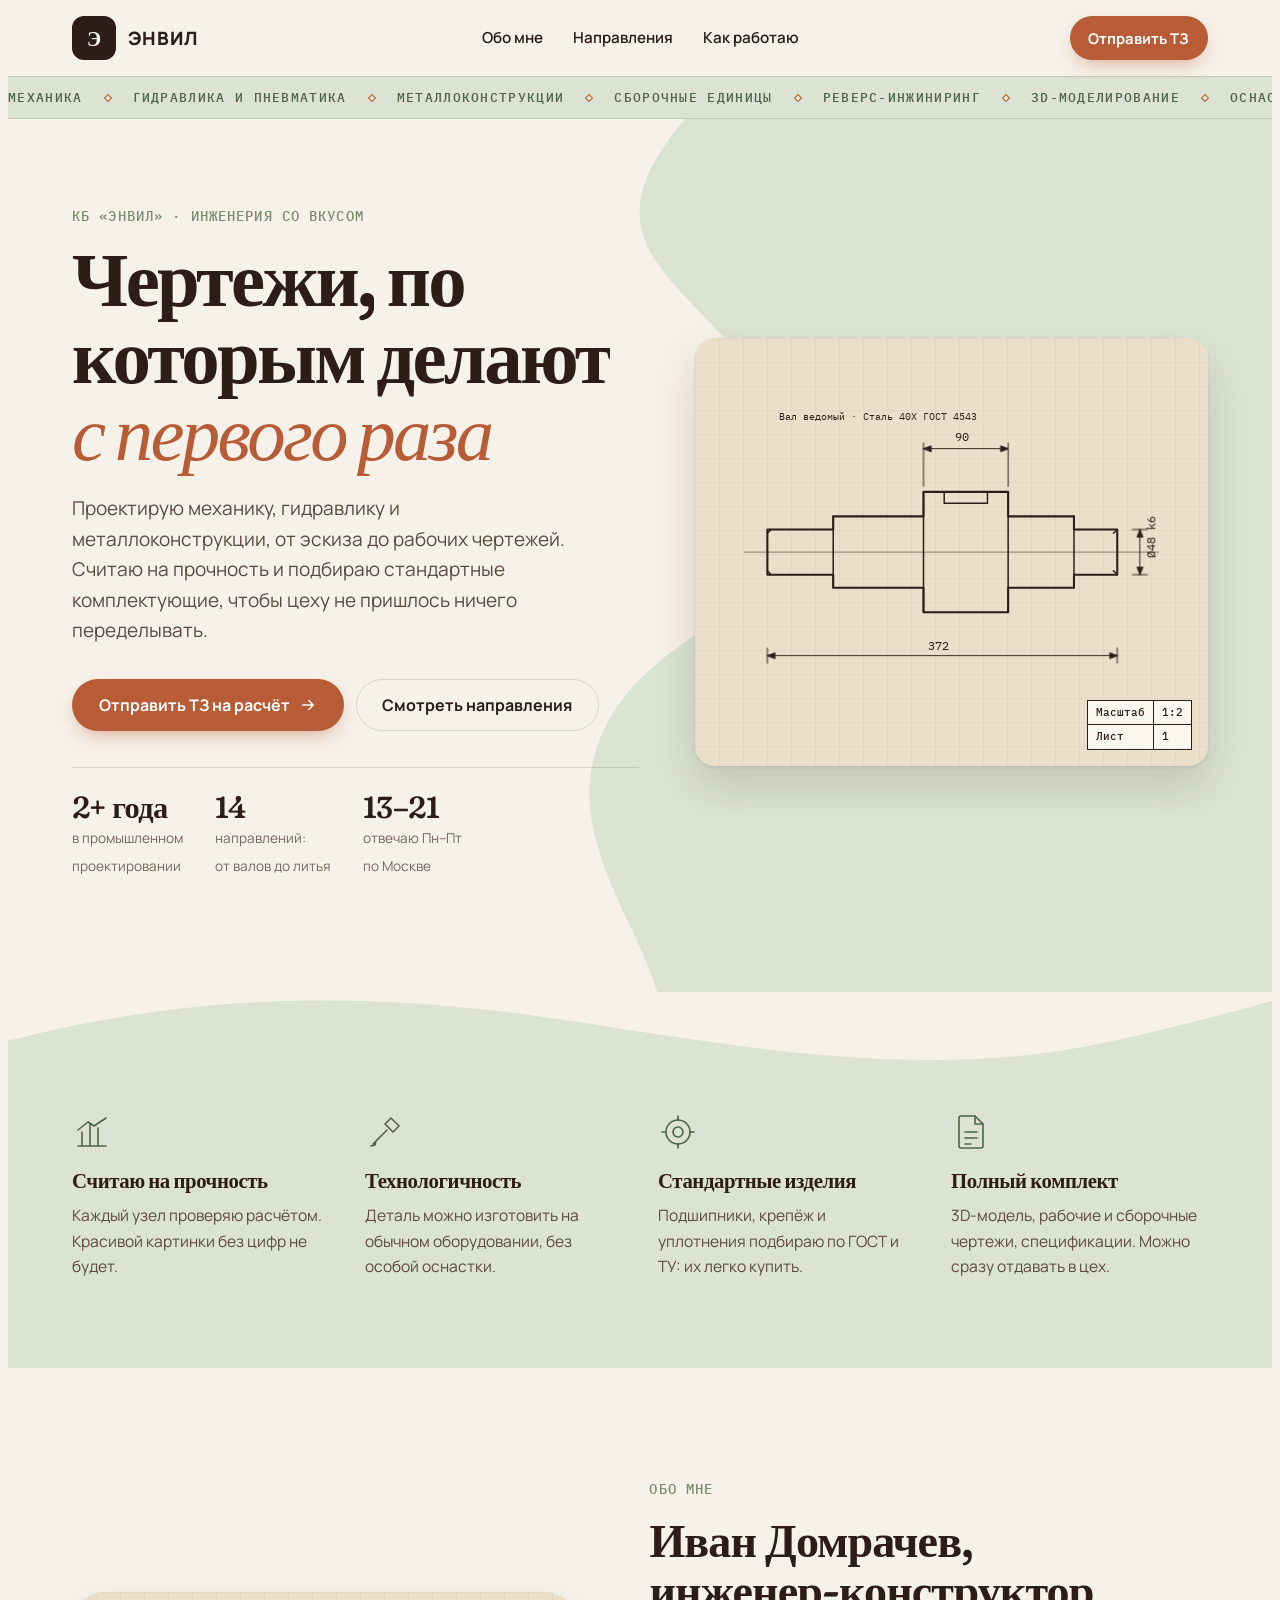
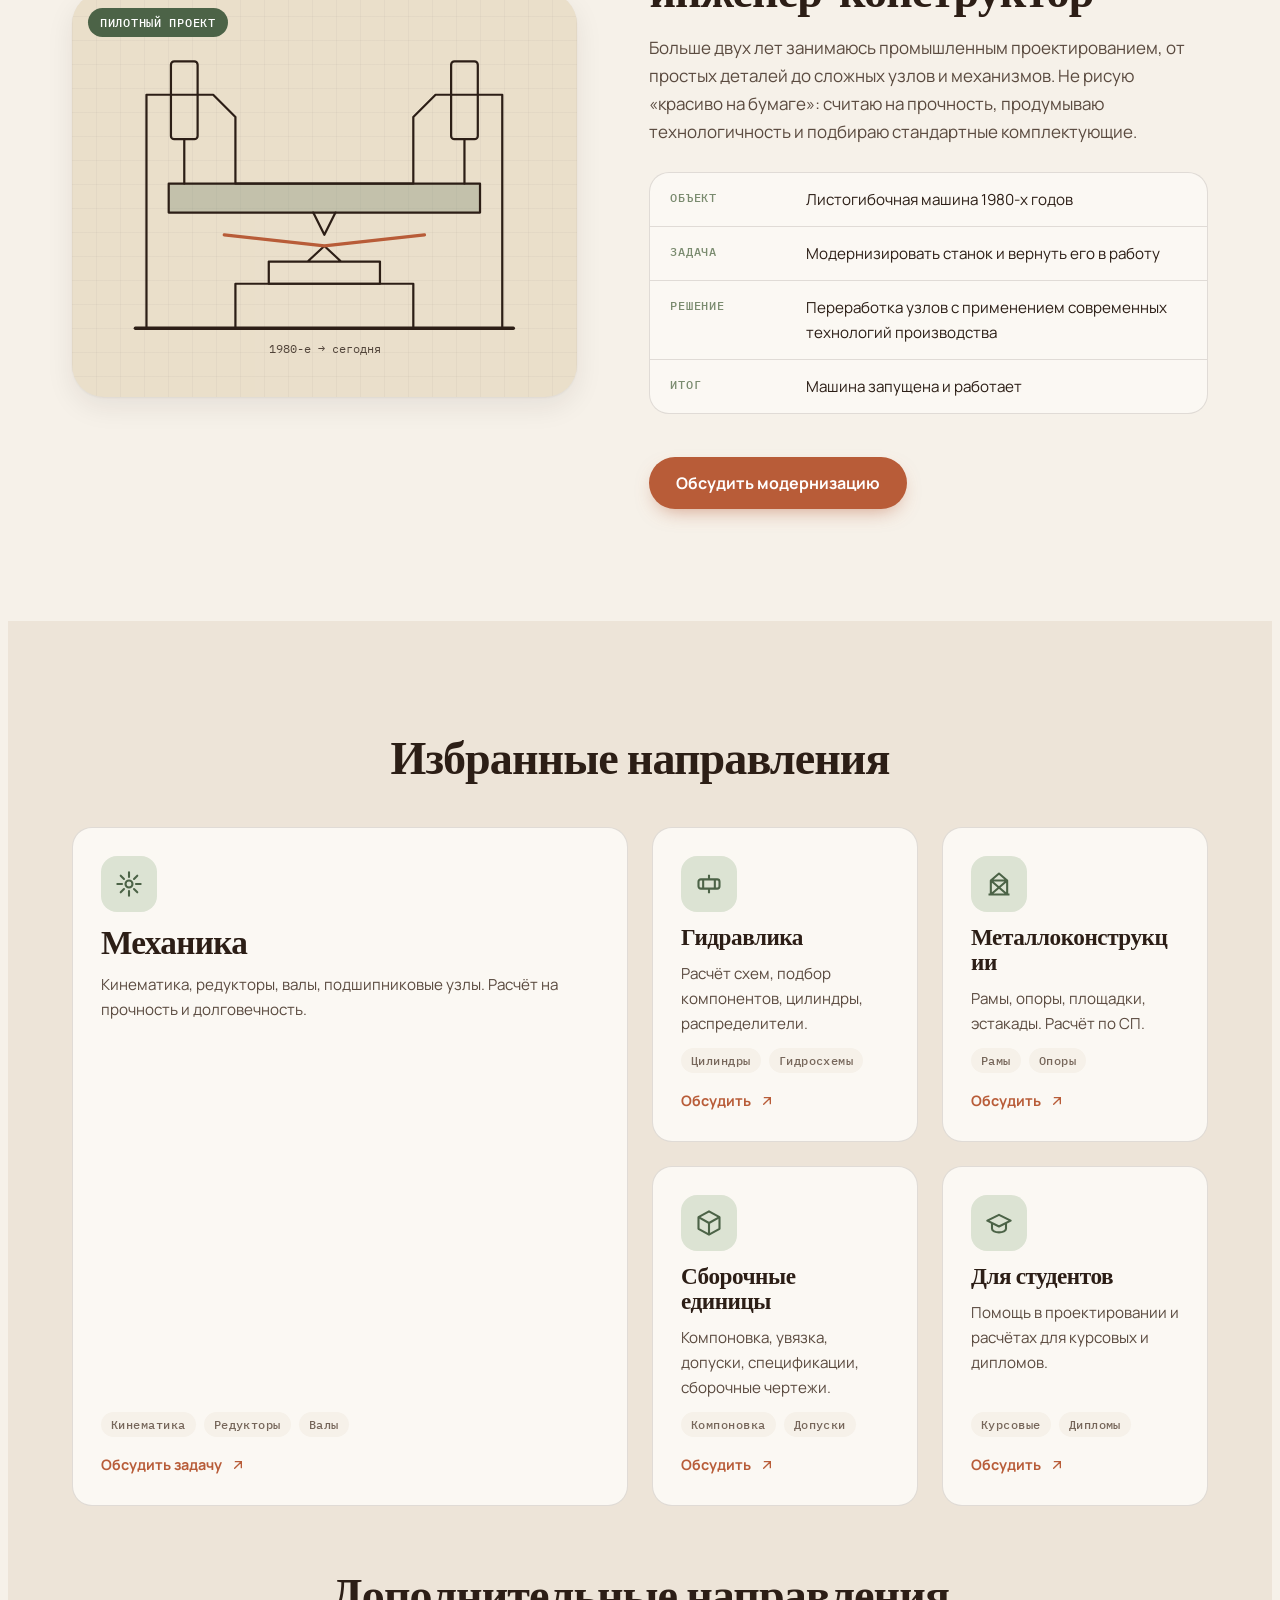
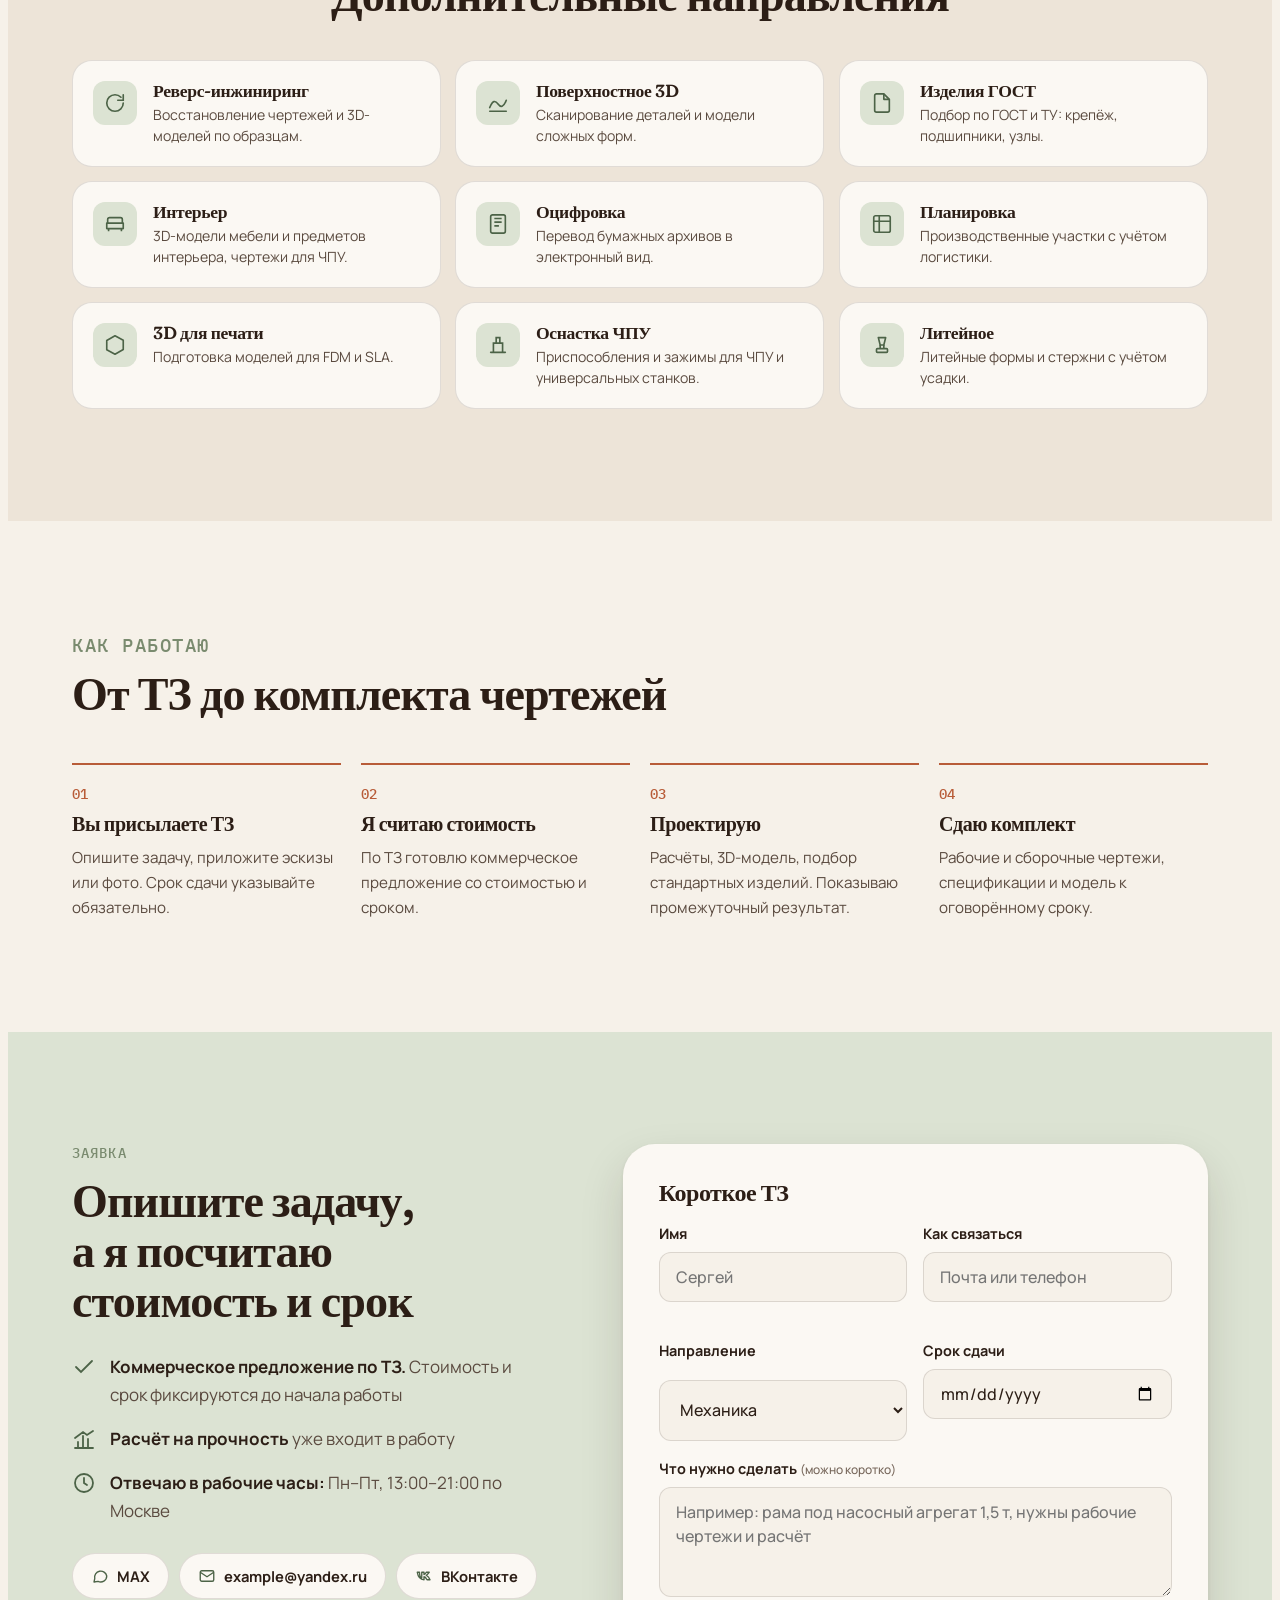
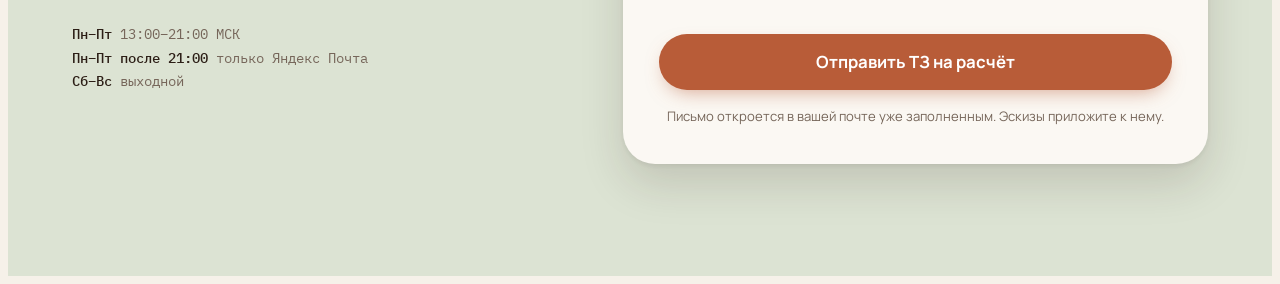
<file: index.html>
<!DOCTYPE html>
<html lang="ru">
<head>
<meta charset="UTF-8">
<meta name="viewport" content="width=device-width, initial-scale=1, viewport-fit=cover">
<title>КБ «Энвил»</title>
<meta name="description" content="Иван Домрачев, КБ «Энвил»: проектирование механики, гидравлики и металлоконструкций. От эскиза до рабочих чертежей с расчётом на прочность.">
<link rel="preconnect" href="https://fonts.googleapis.com">
<link rel="preconnect" href="https://fonts.gstatic.com" crossorigin>
<link rel="stylesheet" href="https://fonts.googleapis.com/css2?family=Fraunces:opsz,wght,SOFT@9..144,400..700,0..100&family=Manrope:wght@400;500;600;700;800&family=IBM+Plex+Mono:wght@400;500&display=swap">
<style>
:root{
  --bg:#F6F1E9;--bg-alt:#EDE4D8;--surface:#FBF8F3;--paper:#EADFCB;--paper-ink:#2C1E16;
  --ink:#2C1E16;--text:#5A4A3F;--muted:#76665A;--accent:#B85C38;--accent-hover:#9E4A2B;--on-accent:#FFFFFF;
  --sage:#7A8B6F;--sage-soft:#DCE3D3;--sage-deep:#4C6347;--on-sage-deep:#FFFFFF;--honey:#D4A373;
  --line:rgba(44,30,22,.13);
  --shadow:0 1px 2px rgba(44,30,22,.05),0 10px 28px rgba(44,30,22,.08);
  --shadow-lift:0 2px 4px rgba(44,30,22,.07),0 20px 44px rgba(44,30,22,.15);
  --f-display:"Fraunces","Iowan Old Style","Georgia",serif;
  --f-body:"Manrope","Segoe UI",system-ui,-apple-system,sans-serif;
  --f-mono:"IBM Plex Mono","SFMono-Regular",Consolas,monospace;
  --fs-hero:clamp(2.8rem,6vw,5.5rem);
  --fs-h2:clamp(2rem,3.6vw,3.1rem);
  --fs-h3:1.3rem;
  --fs-lead:1.1875rem;
  --fs-body:1.0625rem;
  --fs-small:.875rem;
  --r-sm:12px;--r-md:16px;--r-lg:20px;--r-xl:32px;
  --ease-out:cubic-bezier(.22,.61,.36,1);
  --ease-cine:cubic-bezier(.16,1,.3,1);
  --dur-reveal:.6s;
  --wrap:1200px;
}
@media (prefers-color-scheme:dark){:root:not([data-theme="light"]){
  --bg:#17130F;--bg-alt:#1F1A15;--surface:#26201A;--ink:#F3E9DC;--text:#CDBBA8;--muted:#A8968A;
  --accent:#E08A63;--accent-hover:#EBA07D;--on-accent:#1E120C;--sage:#A3B497;--sage-soft:#242B21;
  --sage-deep:#A9C09D;--on-sage-deep:#16200F;--honey:#D9AE80;--line:rgba(243,233,220,.13);
  --shadow:0 1px 2px rgba(0,0,0,.3),0 10px 28px rgba(0,0,0,.35);--shadow-lift:0 2px 4px rgba(0,0,0,.35),0 20px 44px rgba(0,0,0,.5);color-scheme:dark}}

*,*::before,*::after{box-sizing:border-box}
html{scroll-behavior:smooth;-webkit-text-size-adjust:100%}
body{background:var(--bg);color:var(--text);font-family:var(--f-body);font-size:var(--fs-body);line-height:1.65;overflow-x:hidden}
body::before{content:"";position:fixed;inset:0 0 auto;height:env(safe-area-inset-top,0px);z-index:60;background:var(--bg)}
h1,h2,h3,h4{font-family:var(--f-display);font-variation-settings:"SOFT" 100;color:var(--ink);font-weight:600;letter-spacing:-.02em;line-height:1.08;text-wrap:balance;margin:0}
p{margin:0}
a{color:inherit}
img,svg{max-width:100%;display:block}
button{font:inherit}
.wrap{max-width:var(--wrap);margin-inline:auto;padding-left:max(16px,env(safe-area-inset-left,0px));padding-right:max(16px,env(safe-area-inset-right,0px))}
@media (min-width:768px){.wrap{padding-left:max(32px,env(safe-area-inset-left,0px));padding-right:max(32px,env(safe-area-inset-right,0px))}}
.eyebrow{font:500 var(--fs-small) var(--f-mono);letter-spacing:.08em;text-transform:uppercase;color:var(--sage)}
.sr-only{position:absolute;width:1px;height:1px;overflow:hidden;clip:rect(0 0 0 0);white-space:nowrap}
:focus-visible{outline:2px solid var(--honey);outline-offset:3px;border-radius:6px}
.skip{position:absolute;left:16px;top:-60px;background:var(--ink);color:var(--bg);padding:10px 16px;border-radius:8px;z-index:100;text-decoration:none}
.skip:focus{top:12px}

.btn{display:inline-flex;align-items:center;justify-content:center;gap:.6em;min-height:52px;padding:0 1.6em;border-radius:999px;
  font:700 1rem/1 var(--f-body);text-decoration:none;cursor:pointer;border:1.5px solid transparent;
  transition:transform .2s var(--ease-out),background-color .2s,border-color .2s,color .2s}
.btn-primary{background:var(--accent);color:var(--on-accent);box-shadow:0 8px 20px -8px rgba(184,92,56,.6)}
.btn-primary:hover{background:var(--accent-hover);transform:scale(.98)}
.btn-primary:active{transform:scale(.96)}
.btn-ghost{background:transparent;color:var(--ink);border-color:var(--line)}
.btn-ghost:hover{transform:scale(.98);border-color:var(--honey)}
.btn-sage{background:var(--sage-deep);color:var(--on-sage-deep)}
.btn-sage:hover{transform:scale(.98);filter:brightness(1.08)}
.btn svg{width:18px;height:18px;transition:transform .3s var(--ease-out)}
.btn:hover svg{transform:translateX(3px)}
.btn-breathe{animation:breathe 3.2s ease-in-out 2.4s infinite}
.btn-breathe:hover{animation-play-state:paused}
@keyframes breathe{0%,100%{transform:scale(1)}50%{transform:scale(1.02)}}

.preloader{position:fixed;inset:0;z-index:200;display:grid;place-items:center;background:var(--bg);animation:pre-out .5s var(--ease-out) 1.5s forwards}
.preloader.is-done{animation:pre-out .5s var(--ease-out) forwards}
@keyframes pre-out{to{opacity:0;visibility:hidden}}
.pre-gear{width:64px;height:64px;color:var(--accent)}
.pre-gear path,.pre-gear circle{stroke-dasharray:1;stroke-dashoffset:1;animation:draw-line 1s var(--ease-cine) .1s forwards}
.pre-word{margin-top:14px;font:500 .78rem var(--f-mono);letter-spacing:.2em;text-transform:uppercase;color:var(--sage);text-align:center}

/* Шапка с сеткой для центрирования меню */
.header{position:fixed;top:env(safe-area-inset-top,0px);left:0;right:0;z-index:50;color:var(--ink);transition:background-color .2s,box-shadow .2s}
.header.is-solid{background:var(--bg);box-shadow:0 1px 0 var(--line)}
.header .wrap{display:grid;grid-template-columns:1fr auto 1fr;align-items:center;min-height:76px}
.logo{display:flex;align-items:center;gap:12px;text-decoration:none;line-height:1.1;justify-self:start}
.logo-mark{width:44px;height:44px;border-radius:12px;background:var(--ink);color:var(--bg);display:grid;place-items:center;flex:none;font:600 1.3rem var(--f-display);font-variation-settings:"SOFT" 100}
.logo b{display:block;font:800 1.15rem var(--f-body);letter-spacing:.06em}
.nav{display:none;gap:30px;justify-self:center}
.nav a{position:relative;text-decoration:none;font-weight:600;font-size:.95rem;padding:6px 0}
.nav a::after{content:"";position:absolute;left:0;right:0;bottom:0;height:1.5px;background:var(--accent);transform:scaleX(0);transform-origin:left;transition:transform .3s var(--ease-out)}
.nav a:hover::after,.nav a:focus-visible::after{transform:scaleX(1)}
.header .btn{min-height:44px;padding:0 1.2em;font-size:.925rem;white-space:nowrap;justify-self:end}
@media (max-width:479px){.header .wrap{grid-template-columns:auto 1fr auto;gap:12px}}
@media (min-width:1024px){.nav{display:flex}}

.marquee{margin-top:calc(76px + env(safe-area-inset-top,0px));background:var(--sage-soft);overflow:hidden;padding-block:12px;border-block:1px solid var(--line);contain:layout paint style}
.marquee-track{display:flex;width:max-content;animation:marquee 40s linear infinite;will-change:transform}
.marquee:hover .marquee-track{animation-play-state:paused}
.marquee span{font:500 .82rem var(--f-mono);letter-spacing:.1em;text-transform:uppercase;color:var(--sage-deep);white-space:nowrap;display:inline-flex;align-items:center}
.marquee span::after{content:"";width:6px;height:6px;margin-inline:22px;border:1.5px solid var(--accent);transform:rotate(45deg)}
@keyframes marquee{to{transform:translateX(-50%)}}

.hero{position:relative;overflow:hidden;isolation:isolate}
.hero-blob{position:absolute;z-index:-1;right:-12%;top:-10%;width:74%;height:122%;color:var(--sage-soft)}
@media (max-width:1023px){.hero-blob{right:-40%;top:auto;bottom:-6%;width:150%;height:58%}}
.hero .wrap{display:grid;gap:44px;padding-block:64px 64px;align-items:center}
@media (min-width:1024px){.hero .wrap{grid-template-columns:1.05fr .95fr;gap:56px;padding-block:88px 96px}}
.hero h1{font-size:var(--fs-hero);font-weight:650;letter-spacing:-.035em;line-height:1}
.hero h1 em{font-style:italic;font-weight:500;color:var(--accent)}
.js .hero h1 .w{display:inline-block;overflow:hidden;vertical-align:top;padding-bottom:.1em;margin-bottom:-.1em}
.js .hero h1 .w>span{display:inline-block;transform:translateY(105%);opacity:0;animation:word-in .9s var(--ease-cine) forwards;animation-delay:calc(var(--start,1s) + var(--i) * 90ms)}
@keyframes word-in{to{transform:none;opacity:1}}
.hero-lead{margin-top:22px;max-width:33rem;font-size:var(--fs-lead);line-height:1.6}
.hero-ctas{margin-top:34px;display:flex;flex-wrap:wrap;gap:12px}
.facts{margin-top:36px;display:grid;grid-template-columns:repeat(3,auto);justify-content:start;gap:12px 32px;padding:24px 0 0;border-top:1px solid var(--line);list-style:none}
@media (max-width:479px){.facts{grid-template-columns:repeat(3,1fr);gap:12px 14px}.facts b{font-size:1.45rem}.facts span{font-size:.78rem}}
.facts b{display:block;font:550 1.9rem/1 var(--f-display);font-variation-settings:"SOFT" 100;color:var(--ink);letter-spacing:-.02em}
.facts span{font-size:.85rem;line-height:1.35;color:var(--muted)}
.hero-fade{opacity:0;transform:translateY(16px);animation:fade-up .8s var(--ease-cine) forwards}
@keyframes fade-up{to{opacity:1;transform:none}}

.sheet{position:relative;border-radius:var(--r-lg);overflow:hidden;aspect-ratio:6/5;max-width:100%;box-shadow:var(--shadow-lift);background:var(--paper);transform:rotate(-1.2deg)}
.sheet::before{content:"";position:absolute;inset:0;opacity:.5;
  background-image:linear-gradient(rgba(44,30,22,.07) 1px,transparent 1px),linear-gradient(90deg,rgba(44,30,22,.07) 1px,transparent 1px);background-size:24px 24px}
.sheet svg{position:absolute;inset:6%;width:88%;height:88%}
.draw{stroke-dasharray:1;stroke-dashoffset:1;animation:draw-line 1.6s var(--ease-cine) forwards;animation-delay:calc(1.1s + var(--n,0) * 120ms)}
@keyframes draw-line{to{stroke-dashoffset:0}}
.dim{opacity:0;animation:fade-in .6s ease-out forwards;animation-delay:calc(2.2s + var(--n,0) * 90ms)}
@keyframes fade-in{to{opacity:1}}
.sheet .stamp{position:absolute;right:16px;bottom:16px;z-index:2;background:rgba(251,248,243,.94);color:#2C1E16;border:1px solid #2C1E16;font:500 .7rem/1.35 var(--f-mono);display:grid;grid-template-columns:auto auto;gap:0}
.sheet .stamp span{padding:4px 8px;border-right:1px solid #2C1E16;border-bottom:1px solid #2C1E16}
.sheet .stamp span:nth-child(2n){border-right:0}
.sheet .stamp span:nth-last-child(-n+2){border-bottom:0}

.wave{display:block;width:100%;height:clamp(40px,7vw,90px);color:var(--sage-soft);margin-top:-1px}

.js [data-reveal].is-pending{opacity:0;transform:translateY(24px)}
[data-reveal]{transition:opacity var(--dur-reveal) var(--ease-out),transform var(--dur-reveal) var(--ease-out);transition-delay:var(--d,0ms)}

section{scroll-margin-top:84px}
.sec{padding-block:80px}
@media (min-width:1024px){.sec{padding-block:112px}}
.sec-head{display:grid;gap:12px;max-width:44rem;margin-bottom:44px}
.sec-head h2{font-size:var(--fs-h2)}
.sec-head p{font-size:var(--fs-lead)}

.why{background:var(--sage-soft)}
.why .sec{padding-block:32px 88px}
.benefits{display:grid;gap:32px;grid-template-columns:1fr}
@media (min-width:480px){.benefits{grid-template-columns:1fr 1fr}}
@media (min-width:1024px){.benefits{grid-template-columns:repeat(4,1fr);gap:36px}}
.benefit{display:grid;gap:10px;align-content:start}
.benefit-ico{width:48px;height:48px;color:var(--sage-deep)}
.benefit-ico svg{width:40px;height:40px}
.benefit h3{font-size:var(--fs-h3)}
.benefit p{font-size:.975rem}

.about{display:grid;gap:48px;align-items:center}
@media (min-width:1024px){.about{grid-template-columns:.95fr 1.05fr;gap:72px}}
.case-pic{position:relative;border-radius:var(--r-xl);overflow:hidden;aspect-ratio:5/4;max-width:100%;background:var(--paper);box-shadow:var(--shadow)}
.case-pic::before{content:"";position:absolute;inset:0;opacity:.45;background-image:linear-gradient(rgba(44,30,22,.07) 1px,transparent 1px),linear-gradient(90deg,rgba(44,30,22,.07) 1px,transparent 1px);background-size:24px 24px}
.case-pic svg{position:absolute;inset:8% 6%;width:88%;height:84%}
.case-pic .label{position:absolute;left:16px;top:16px;z-index:2;background:var(--sage-deep);color:var(--on-sage-deep);font:500 .75rem var(--f-mono);letter-spacing:.06em;text-transform:uppercase;padding:7px 12px;border-radius:999px}
.about-text{display:grid;gap:18px}
.about-text h2{font-size:var(--fs-h2)}
.about-text>p{max-width:36rem}
.case{display:grid;gap:0;border:1px solid var(--line);border-radius:var(--r-lg);overflow:hidden;background:var(--surface);margin-top:8px}
.case div{display:grid;grid-template-columns:7.5rem 1fr;gap:16px;padding:14px 20px;border-top:1px solid var(--line);font-size:.95rem}
.case div:first-child{border-top:0}
.case dt{font:500 .75rem/1.9 var(--f-mono);letter-spacing:.06em;text-transform:uppercase;color:var(--sage)}
.case dd{margin:0;color:var(--ink)}
.about-text .btn{justify-self:start;margin-top:8px}

.dirs{background:var(--bg-alt)}
.bento{display:grid;gap:20px;grid-template-columns:1fr; align-items: stretch;}
@media (min-width:640px){.bento{grid-template-columns:repeat(2,1fr)}}
@media (min-width:1024px){.bento{grid-template-columns:repeat(4,1fr);gap:24px}.bento .large{grid-column:span 2;grid-row:span 2}}
.card{position:relative;display:flex;flex-direction:column;gap:12px;text-align:left;background:var(--surface);border:1px solid var(--line);border-radius:var(--r-lg);padding:28px;color:var(--text);cursor:pointer;overflow:hidden;contain:layout paint;
  transition:transform .3s var(--ease-out),border-color .2s,opacity var(--dur-reveal) var(--ease-out);
  min-width: 0; /* Важно: не дает карточке растягиваться больше сетки */ }
.card:hover{transform:translateY(-4px);border-color:transparent}
.card-ico{width:56px;height:56px;border-radius:16px;display:grid;place-items:center;background:var(--sage-soft);color:var(--sage-deep);transition:transform .3s var(--ease-out)}
.card:hover .card-ico{transform:scale(1.06) rotate(-6deg)}
.card-ico svg{width:28px;height:28px}
.card h3{font-size:1.45rem; overflow-wrap: break-word; word-break: break-word; hyphens: auto;} /* Важно: перенос длинных слов */
.card.large h3{font-size:clamp(1.8rem,2.6vw,2.4rem)}
.card p{font-size:.95rem;flex:1}
.tags{display:flex;flex-wrap:wrap;gap:8px}
.tags span{font:500 .72rem var(--f-mono);letter-spacing:.04em;padding:5px 10px;border-radius:999px;background:var(--bg);color:var(--muted)}
.card-cta{display:inline-flex;align-items:center;gap:8px;font-weight:700;font-size:.9rem;color:var(--accent);margin-top:4px}
.card-cta svg{width:16px;height:16px;transition:transform .3s var(--ease-out)}
.card:hover .card-cta svg{transform:translate(3px,-3px)}

.mini{display:grid;gap:14px;grid-template-columns:1fr}
@media (min-width:640px){.mini{grid-template-columns:repeat(2,1fr)}}
@media (min-width:1024px){.mini{grid-template-columns:repeat(3,1fr)}}
.mini .card{flex-direction:row;align-items:flex-start;gap:16px;padding:20px}
.mini .card-ico{width:44px;height:44px;border-radius:12px;flex:none}
.mini .card-ico svg{width:22px;height:22px}
.mini .card h3{font-size:1.1rem;margin-bottom:4px}
.mini .card p{font-size:.88rem;line-height:1.5}

.steps{display:grid;gap:20px;grid-template-columns:1fr;counter-reset:s;list-style:none;margin:0;padding:0}
@media (min-width:768px){.steps{grid-template-columns:1fr 1fr}}
@media (min-width:1100px){.steps{grid-template-columns:repeat(4,1fr)}}
.step{display:grid;gap:10px;align-content:start;padding-top:20px;border-top:2px solid var(--line);position:relative}
.step::before{counter-increment:s;content:"0" counter(s);font:500 .85rem var(--f-mono);color:var(--accent)}
.step::after{content:"";position:absolute;left:0;top:-2px;height:2px;width:100%;background:var(--accent);transform:scaleX(0);transform-origin:left;transition:transform 1s var(--ease-cine);transition-delay:calc(var(--d,0ms) + 200ms)}
.step:not(.is-pending)::after{transform:scaleX(1)}
.step h3{font-size:1.25rem}
.step p{font-size:.95rem}

.order{background:var(--sage-soft)}
.order-grid{display:grid;gap:48px;align-items:start}
@media (min-width:1024px){.order-grid{grid-template-columns:.9fr 1.1fr;gap:72px}}
.order h2{font-size:var(--fs-h2)}
.assure{display:grid;gap:16px;margin-top:28px;padding:0;list-style:none}
.assure li{display:flex;gap:14px;align-items:flex-start}
.assure svg{width:24px;height:24px;flex:none;color:var(--sage-deep);margin-top:2px}
.assure b{color:var(--ink);font-weight:700}
.channels{display:flex;flex-wrap:wrap;gap:10px;margin-top:28px}
.channels a{display:inline-flex;align-items:center;gap:8px;min-height:46px;padding:0 18px;border-radius:999px;background:var(--surface);border:1px solid var(--line);color:var(--ink);text-decoration:none;font-weight:700;font-size:.92rem;transition:transform .2s var(--ease-out),border-color .2s}
.channels a:hover{transform:translateY(-2px);border-color:var(--honey)}
.channels svg{width:18px;height:18px;color:var(--sage-deep)}
.schedule{margin-top:24px;font:400 .85rem/1.7 var(--f-mono);color:var(--muted)}
.schedule b{color:var(--ink);font-weight:500}
.form{background:var(--surface);border-radius:var(--r-xl);padding:28px;box-shadow:var(--shadow-lift);display:grid;gap:16px}
@media (min-width:480px){.form{padding:36px}}
.form h3{font-size:1.5rem}
.row{display:grid;gap:16px}
@media (min-width:480px){.row{grid-template-columns:1fr 1fr}}
.field{display:grid;gap:6px;min-width:0}
.field label{font-size:.9rem;font-weight:700;color:var(--ink)}
.field label small{font-weight:500;color:var(--muted)}
.field input,.field select,.field textarea{width:100%;min-height:50px;padding:12px 16px;border-radius:var(--r-sm);border:1.5px solid var(--line);background:var(--bg);color:var(--ink);font:500 1rem var(--f-body);transition:border-color .2s}
.field textarea{min-height:110px;resize:vertical;line-height:1.5}
.field input:focus,.field select:focus,.field textarea:focus{outline:none;border-color:var(--honey);box-shadow:0 0 0 3px color-mix(in srgb,var(--honey) 25%,transparent)}
.field.is-invalid input,.field.is-invalid textarea{border-color:#B3402A}
.field.is-valid input,.field.is-valid textarea{border-color:var(--sage)}
.msg{min-height:1.2em;font-size:.82rem;color:#A33A25}
:root[data-theme="dark"] .msg{color:#F09A80}
@media (prefers-color-scheme:dark){:root:not([data-theme="light"]) .msg{color:#F09A80}}
.form .btn{width:100%;min-height:56px;font-size:1.05rem}
.fine{font-size:.82rem;color:var(--muted);text-align:center}
.success{display:grid;gap:14px;text-align:center;justify-items:center;padding:12px 4px}
.success svg{width:56px;height:56px;color:var(--sage-deep)}
.success-check{stroke-dasharray:40;stroke-dashoffset:40;animation:draw .6s var(--ease-out) .15s forwards}
@keyframes draw{to{stroke-dashoffset:0}}
.success pre{width:100%;text-align:left;white-space:pre-wrap;font:400 .82rem/1.5 var(--f-mono);background:var(--bg);border:1px solid var(--line);border-radius:var(--r-sm);padding:14px;margin:0;color:var(--ink);max-height:200px;overflow:auto}
.success .acts{display:flex;flex-wrap:wrap;gap:10px;justify-content:center}

dialog{border:0;padding:0;border-radius:var(--r-xl);background:var(--surface);color:var(--text);width:min(560px,calc(100% - 32px));max-height:calc(100% - 32px);box-shadow:0 40px 80px -20px rgba(0,0,0,.35)}
dialog::backdrop{background:rgba(30,22,16,.55)}
dialog[open]{animation:dlg-in .35s var(--ease-cine)}
@keyframes dlg-in{from{opacity:0;transform:translateY(16px) scale(.97)}}
.dlg{padding:36px 28px 28px;display:grid;gap:16px}
@media (min-width:480px){.dlg{padding:44px 40px 36px}}
.dlg h2{font-size:1.9rem}
.dlg-close{position:absolute;right:14px;top:14px;width:44px;height:44px;border-radius:50%;border:0;background:var(--bg);color:var(--ink);display:grid;place-items:center;cursor:pointer;transition:transform .2s var(--ease-out)}
.dlg-close:hover{transform:rotate(90deg)}
.dlg-close svg{width:18px;height:18px}
.dlg .channels{margin-top:4px}

.mbar{position:fixed;left:0;right:0;bottom:0;z-index:70;padding:10px max(16px,env(safe-area-inset-right,0px)) calc(10px + env(safe-area-inset-bottom,0px)) max(16px,env(safe-area-inset-left,0px));
  background:var(--bg);box-shadow:0 -1px 0 var(--line);transform:translateY(110%);transition:transform .3s var(--ease-cine)}
.mbar.show{transform:none}
.mbar .btn{width:100%}
@media (min-width:768px){.mbar{display:none}}

@media (prefers-reduced-motion:reduce){
  html{scroll-behavior:auto}
  *,*::before,*::after{animation-duration:.01ms!important;animation-iteration-count:1!important;animation-delay:0ms!important}
  [data-reveal],.card{transition:opacity .2s linear!important;transition-delay:0ms!important}
  .js [data-reveal].is-pending{transform:none}
  .card:hover,.btn:hover,.card:hover .card-ico,.card.large:hover .art svg{transform:none}
  .marquee-track{animation:none}
}
</style>
</head>
<body>

<div class="preloader" id="preloader" aria-hidden="true">
  <div>
    <svg class="pre-gear" viewBox="0 0 64 64" fill="none" stroke="currentColor" stroke-width="2.5" stroke-linejoin="round">
      <path pathLength="1" d="M28 6h8l1.5 6.5 5 2 5.5-3.5 5.5 5.5-3.5 5.5 2 5L58 28v8l-6.5 1.5-2 5 3.5 5.5-5.5 5.5-5.5-3.5-5 2L36 58h-8l-1.5-6.5-5-2-5.5 3.5-5.5-5.5 3.5-5.5-2-5L6 36v-8l6.5-1.5 2-5L11 16l5.5-5.5L22 14l5-2z"/>
      <circle pathLength="1" cx="32" cy="32" r="8"/>
    </svg>
    <div class="pre-word">чертим</div>
  </div>
</div>

<a class="skip" href="#main">Перейти к содержимому</a>

<header class="header" id="header">
  <div class="wrap">
    <a class="logo" href="#top" aria-label="КБ «Энвил», на главную">
      <span class="logo-mark" aria-hidden="true">Э</span>
      <span><b>ЭНВИЛ</b></span>
    </a>
    <nav class="nav" aria-label="Основная навигация">
      <a href="#about">Обо мне</a>
      <a href="#directions">Направления</a>
      <a href="#process">Как работаю</a>
    </nav>
    <button class="btn btn-primary" type="button" data-open-dialog>Отправить ТЗ</button>
  </div>
</header>

<div class="marquee" aria-hidden="true">
  <div class="marquee-track">
    <span>Механика</span><span>Гидравлика и пневматика</span><span>Металлоконструкции</span><span>Сборочные единицы</span><span>Реверс-инжиниринг</span><span>3D-моделирование</span><span>Оснастка ЧПУ</span>
    <span>Механика</span><span>Гидравлика и пневматика</span><span>Металлоконструкции</span><span>Сборочные единицы</span><span>Реверс-инжиниринг</span><span>3D-моделирование</span><span>Оснастка ЧПУ</span>
  </div>
</div>

<main id="main">
<section class="hero" id="top" aria-labelledby="heroTitle">
  <svg class="hero-blob" viewBox="0 0 600 700" preserveAspectRatio="none" aria-hidden="true"><path fill="currentColor" d="M210 0H600V700H90C160 640 40 560 70 470 100 380 230 380 200 280 170 180 60 160 110 80 140 30 180 20 210 0Z"/></svg>
  <div class="wrap">
    <div>
      <p class="eyebrow hero-fade" style="animation-delay:.9s">КБ «Энвил» · инженерия со вкусом</p>
      <h1 id="heroTitle" style="margin-top:16px" data-split>Чертежи, по которым делают <em>с&nbsp;первого раза</em></h1>
      <p class="hero-lead hero-fade" style="animation-delay:1.5s">Проектирую механику, гидравлику и металлоконструкции, от эскиза до рабочих чертежей. Считаю на прочность и подбираю стандартные комплектующие, чтобы цеху не пришлось ничего переделывать.</p>
      <div class="hero-ctas hero-fade" style="animation-delay:1.65s">
        <button class="btn btn-primary btn-breathe" type="button" data-open-dialog>Отправить ТЗ на расчёт
          <svg viewBox="0 0 24 24" fill="none" stroke="currentColor" stroke-width="2" stroke-linecap="round" aria-hidden="true"><path d="M5 12h14M13 6l6 6-6 6"/></svg></button>
        <a class="btn btn-ghost" href="#directions">Смотреть направления</a>
      </div>
      <ul class="facts hero-fade" style="animation-delay:1.85s">
        <li><b>2+ года</b><span>в промышленном<br>проектировании</span></li>
        <li><b>14</b><span>направлений:<br>от валов до литья</span></li>
        <li><b>13–21</b><span>отвечаю Пн–Пт<br>по Москве</span></li>
      </ul>
    </div>

    <div class="sheet hero-fade" style="animation-delay:.95s" aria-hidden="true">
      <svg viewBox="0 0 480 360" fill="none" stroke="#2C1E16" stroke-linecap="round" stroke-linejoin="round">
        <path class="draw" style="--n:0" pathLength="1" d="M20 180h440" stroke-width="1" opacity=".55"/>
        <path class="draw" style="--n:1" pathLength="1" stroke-width="2.2" d="M44 156h70v-14h96v-26h90v26h70v14h46v48h-46v14h-70v26h-90v-26h-96v-14h-70z"/>
        <path class="draw" style="--n:2" pathLength="1" stroke-width="1.6" d="M44 160l4-4M44 200l4 4M412 160l4-4M412 200l4 4M114 142v76M210 116v128M300 116v128M370 142v76"/>
        <path class="draw" style="--n:3" pathLength="1" stroke-width="1.6" d="M232 116v12h46v-12"/>
        <g class="dim" style="--n:0" stroke-width="1"><path d="M44 290h372M44 282v16M416 282v16"/><path d="M44 290l8-3v6zM416 290l-8-3v6z" fill="#2C1E16"/></g>
        <g class="dim" style="--n:1" stroke-width="1"><path d="M210 70h90M210 64v46M300 64v46"/><path d="M210 70l8-3v6zM300 70l-8-3v6z" fill="#2C1E16"/></g>
        <g class="dim" style="--n:2" stroke-width="1"><path d="M440 156v48M432 156h16M432 204h16"/><path d="M440 156l-3 8h6zM440 204l-3-8h6z" fill="#2C1E16"/></g>
        <g font-family="IBM Plex Mono, monospace" font-size="13" fill="#2C1E16" stroke="none">
          <text class="dim" style="--n:0" x="215" y="284">372</text>
          <text class="dim" style="--n:1" x="243" y="62">90</text>
          <text class="dim" style="--n:2" x="448" y="186" transform="rotate(-90 452 182)">Ø48 k6</text>
          <text class="dim" style="--n:3" x="56" y="40" font-size="11" opacity=".75">Вал ведомый · Сталь 40Х ГОСТ 4543</text>
        </g>
      </svg>
      <div class="stamp"><span>Масштаб</span><span>1:2</span><span>Лист</span><span>1</span></div>
    </div>
  </div>
</section>
<svg class="wave" viewBox="0 0 1440 90" preserveAspectRatio="none" aria-hidden="true"><path fill="currentColor" d="M0 50C220 0 420 0 640 30s420 60 620 20c80-16 140-30 180-40V90H0z"/></svg>

<div class="why">
  <section class="sec" aria-labelledby="whyTitle">
    <div class="wrap">
      <h2 id="whyTitle" class="sr-only">Почему со мной проще</h2>
      <div class="benefits">
        <article class="benefit" data-reveal>
          <div class="benefit-ico"><svg viewBox="0 0 40 40" fill="none" stroke="currentColor" stroke-width="1.6" stroke-linecap="round" stroke-linejoin="round" aria-hidden="true"><path d="M6 34h28M10 34V20M18 34V12M26 34V16M34 6L22 14l-6-4-10 8"/></svg></div>
          <h3>Считаю на прочность</h3>
          <p>Каждый узел проверяю расчётом. Красивой картинки без цифр не будет.</p>
        </article>
        <article class="benefit" data-reveal>
          <div class="benefit-ico"><svg viewBox="0 0 40 40" fill="none" stroke="currentColor" stroke-width="1.6" stroke-linecap="round" stroke-linejoin="round" aria-hidden="true"><path d="M8 32l14-14M20 12l8 8 6-6-8-8zM6 34l4-1 1-4"/></svg></div>
          <h3>Технологичность</h3>
          <p>Деталь можно изготовить на обычном оборудовании, без особой оснастки.</p>
        </article>
        <article class="benefit" data-reveal>
          <div class="benefit-ico"><svg viewBox="0 0 40 40" fill="none" stroke="currentColor" stroke-width="1.6" stroke-linecap="round" stroke-linejoin="round" aria-hidden="true"><circle cx="20" cy="20" r="12"/><circle cx="20" cy="20" r="5"/><path d="M20 4v4M20 32v4M4 20h4M32 20h4"/></svg></div>
          <h3>Стандартные изделия</h3>
          <p>Подшипники, крепёж и уплотнения подбираю по ГОСТ и ТУ: их легко купить.</p>
        </article>
        <article class="benefit" data-reveal>
          <div class="benefit-ico"><svg viewBox="0 0 40 40" fill="none" stroke="currentColor" stroke-width="1.6" stroke-linecap="round" stroke-linejoin="round" aria-hidden="true"><path d="M24 4H10a2 2 0 0 0-2 2v28a2 2 0 0 0 2 2h20a2 2 0 0 0 2-2V12z"/><path d="M24 4v8h8M14 20h12M14 26h12M14 32h6"/></svg></div>
          <h3>Полный комплект</h3>
          <p>3D-модель, рабочие и сборочные чертежи, спецификации. Можно сразу отдавать в цех.</p>
        </article>
      </div>
    </div>
  </section>
</div>

<section class="sec" id="about" aria-labelledby="aboutTitle">
  <div class="wrap about">
    <div class="case-pic" data-reveal aria-hidden="true">
      <span class="label">Пилотный проект</span>
      <svg viewBox="0 0 400 300" fill="none" stroke="#2C1E16" stroke-width="2" stroke-linejoin="round" stroke-linecap="round">
        <path d="M40 270V60h60l20 20v60h160V80l20-20h60v210"/><path d="M30 270h340" stroke-width="3"/>
        <rect x="62" y="30" width="24" height="70" rx="3"/><rect x="314" y="30" width="24" height="70" rx="3"/>
        <path d="M74 100v40M326 100v40"/>
        <path d="M60 140h280v26H60z" fill="rgba(122,139,111,.35)"/><path d="M190 166l10 20 10-20"/>
        <path d="M150 210h100v20H150zM185 210l15-14 15 14" /><path d="M120 230h160v40H120z"/>
        <path d="M110 186l90 10 90-10" stroke="#B85C38" stroke-width="3"/>
        <g font-family="IBM Plex Mono, monospace" font-size="11" fill="#2C1E16" stroke="none" opacity=".8"><text x="150" y="292">1980-е → сегодня</text></g>
      </svg>
    </div>

    <div class="about-text" data-reveal>
      <p class="eyebrow">Обо мне</p>
      <h2 id="aboutTitle">Иван Домрачев, инженер-конструктор</h2>
      <p>Больше двух лет занимаюсь промышленным проектированием, от простых деталей до сложных узлов и механизмов. Не рисую «красиво на бумаге»: считаю на прочность, продумываю технологичность и подбираю стандартные комплектующие.</p>
      <dl class="case">
        <div><dt>Объект</dt><dd>Листогибочная машина 1980-х годов</dd></div>
        <div><dt>Задача</dt><dd>Модернизировать станок и вернуть его в работу</dd></div>
        <div><dt>Решение</dt><dd>Переработка узлов с применением современных технологий производства</dd></div>
        <div><dt>Итог</dt><dd>Машина запущена и работает</dd></div>
      </dl>
      <button class="btn btn-primary" type="button" data-open-dialog data-topic="Модернизация оборудования">Обсудить модернизацию</button>
    </div>
  </div>
</section>

<section class="sec dirs" id="directions" aria-labelledby="dirTitle">
  <div class="wrap">
    <div class="sec-head" data-reveal style="text-align: center; max-width: 100%; margin-bottom: 44px;">
      <h2 id="dirTitle">Избранные направления</h2>
    </div>

    <div class="bento">
      <!-- Убрали шестеренки (art) из большой карточки -->
      <button class="card large" type="button" data-reveal data-open-dialog data-topic="Механика">
        <span class="card-ico"><svg viewBox="0 0 24 24" fill="none" stroke="currentColor" stroke-width="1.8" stroke-linecap="round" aria-hidden="true"><circle cx="12" cy="12" r="3"/><path d="M12 2v4M12 18v4M2 12h4M18 12h4M4.9 4.9l2.8 2.8M16.3 16.3l2.8 2.8M4.9 19.1l2.8-2.8M16.3 7.7l2.8-2.8"/></svg></span>
        <h3>Механика</h3>
        <p>Кинематика, редукторы, валы, подшипниковые узлы. Расчёт на прочность и долговечность.</p>
        <span class="tags"><span>Кинематика</span><span>Редукторы</span><span>Валы</span></span>
        <span class="card-cta">Обсудить задачу <svg viewBox="0 0 24 24" fill="none" stroke="currentColor" stroke-width="2" stroke-linecap="round" aria-hidden="true"><path d="M7 17L17 7M8 7h9v9"/></svg></span>
      </button>
      <button class="card" type="button" data-reveal data-open-dialog data-topic="Гидравлика">
        <span class="card-ico"><svg viewBox="0 0 24 24" fill="none" stroke="currentColor" stroke-width="1.8" aria-hidden="true"><rect x="3" y="8" width="18" height="8" rx="2"/><path d="M7 8v8M17 8v8M12 4v4M12 16v4"/></svg></span>
        <h3>Гидравлика</h3>
        <p>Расчёт схем, подбор компонентов, цилиндры, распределители.</p>
        <span class="tags"><span>Цилиндры</span><span>Гидросхемы</span></span>
        <span class="card-cta">Обсудить <svg viewBox="0 0 24 24" fill="none" stroke="currentColor" stroke-width="2" stroke-linecap="round" aria-hidden="true"><path d="M7 17L17 7M8 7h9v9"/></svg></span>
      </button>
      <button class="card" type="button" data-reveal data-open-dialog data-topic="Металлоконструкции">
        <span class="card-ico"><svg viewBox="0 0 24 24" fill="none" stroke="currentColor" stroke-width="1.8" stroke-linejoin="round" aria-hidden="true"><path d="M3 21h18M5 21V9h14v12M5 9l7-6 7 6M5 9l14 12M19 9L5 21"/></svg></span>
        <h3>Металлоконструкции</h3>
        <p>Рамы, опоры, площадки, эстакады. Расчёт по СП.</p>
        <span class="tags"><span>Рамы</span><span>Опоры</span></span>
        <span class="card-cta">Обсудить <svg viewBox="0 0 24 24" fill="none" stroke="currentColor" stroke-width="2" stroke-linecap="round" aria-hidden="true"><path d="M7 17L17 7M8 7h9v9"/></svg></span>
      </button>
      <button class="card" type="button" data-reveal data-open-dialog data-topic="Сборочные единицы">
        <span class="card-ico"><svg viewBox="0 0 24 24" fill="none" stroke="currentColor" stroke-width="1.8" stroke-linejoin="round" aria-hidden="true"><path d="M12 2l9 5v10l-9 5-9-5V7z"/><path d="M12 12l9-5M12 12v10M12 12L3 7"/></svg></span>
        <h3>Сборочные единицы</h3>
        <p>Компоновка, увязка, допуски, спецификации, сборочные чертежи.</p>
        <span class="tags"><span>Компоновка</span><span>Допуски</span></span>
        <span class="card-cta">Обсудить <svg viewBox="0 0 24 24" fill="none" stroke="currentColor" stroke-width="2" stroke-linecap="round" aria-hidden="true"><path d="M7 17L17 7M8 7h9v9"/></svg></span>
      </button>
      <button class="card" type="button" data-reveal data-open-dialog data-topic="Курсовой или дипломный проект">
        <span class="card-ico"><svg viewBox="0 0 24 24" fill="none" stroke="currentColor" stroke-width="1.8" stroke-linejoin="round" aria-hidden="true"><path d="M22 10L12 5 2 10l10 5 10-5z"/><path d="M6 12v5c0 1.7 2.7 3 6 3s6-1.3 6-3v-5"/></svg></span>
        <h3>Для студентов</h3>
        <p>Помощь в проектировании и расчётах для курсовых и дипломов.</p>
        <span class="tags"><span>Курсовые</span><span>Дипломы</span></span>
        <span class="card-cta">Обсудить <svg viewBox="0 0 24 24" fill="none" stroke="currentColor" stroke-width="2" stroke-linecap="round" aria-hidden="true"><path d="M7 17L17 7M8 7h9v9"/></svg></span>
      </button>
    </div>

    <div class="sec-head" data-reveal style="text-align: center; max-width: 100%; margin-top: 64px; margin-bottom: 40px;">
      <h2>Дополнительные направления</h2>
    </div>
    
    <div class="mini">
      <button class="card" type="button" data-reveal data-open-dialog data-topic="Реверс-инжиниринг"><span class="card-ico"><svg viewBox="0 0 24 24" fill="none" stroke="currentColor" stroke-width="1.8" stroke-linecap="round" aria-hidden="true"><path d="M21 12a9 9 0 1 1-9-9c2.5 0 4.8 1 6.5 2.7"/><path d="M21 3v6h-6"/></svg></span><span><h3>Реверс-инжиниринг</h3><p>Восстановление чертежей и 3D-моделей по образцам.</p></span></button>
      <button class="card" type="button" data-reveal data-open-dialog data-topic="Поверхностное 3D"><span class="card-ico"><svg viewBox="0 0 24 24" fill="none" stroke="currentColor" stroke-width="1.8" stroke-linecap="round" aria-hidden="true"><path d="M3 17c3-8 6-8 9-4s6 4 9-4"/><path d="M3 21h18"/></svg></span><span><h3>Поверхностное 3D</h3><p>Сканирование деталей и модели сложных форм.</p></span></button>
      <button class="card" type="button" data-reveal data-open-dialog data-topic="Подбор изделий по ГОСТ"><span class="card-ico"><svg viewBox="0 0 24 24" fill="none" stroke="currentColor" stroke-width="1.8" stroke-linejoin="round" aria-hidden="true"><path d="M14 2H6a2 2 0 0 0-2 2v16a2 2 0 0 0 2 2h12a2 2 0 0 0 2-2V8z"/><path d="M14 2v6h6"/></svg></span><span><h3>Изделия ГОСТ</h3><p>Подбор по ГОСТ и ТУ: крепёж, подшипники, узлы.</p></span></button>
      <button class="card" type="button" data-reveal data-open-dialog data-topic="Интерьер и мебель"><span class="card-ico"><svg viewBox="0 0 24 24" fill="none" stroke="currentColor" stroke-width="1.8" stroke-linejoin="round" aria-hidden="true"><path d="M4 11V7a2 2 0 0 1 2-2h12a2 2 0 0 1 2 2v4M3 11h18v6H3zM5 17v3M19 17v3"/></svg></span><span><h3>Интерьер</h3><p>3D-модели мебели и предметов интерьера, чертежи для ЧПУ.</p></span></button>
      <button class="card" type="button" data-reveal data-open-dialog data-topic="Оцифровка архивов"><span class="card-ico"><svg viewBox="0 0 24 24" fill="none" stroke="currentColor" stroke-width="1.8" stroke-linejoin="round" aria-hidden="true"><rect x="4" y="2" width="16" height="20" rx="2"/><path d="M8 6h8M8 10h8M8 14h5"/></svg></span><span><h3>Оцифровка</h3><p>Перевод бумажных архивов в электронный вид.</p></span></button>
      <button class="card" type="button" data-reveal data-open-dialog data-topic="Планировка участка"><span class="card-ico"><svg viewBox="0 0 24 24" fill="none" stroke="currentColor" stroke-width="1.8" stroke-linejoin="round" aria-hidden="true"><rect x="3" y="3" width="18" height="18" rx="2"/><path d="M3 9h18M9 3v18"/></svg></span><span><h3>Планировка</h3><p>Производственные участки с учётом логистики.</p></span></button>
      <button class="card" type="button" data-reveal data-open-dialog data-topic="3D для печати"><span class="card-ico"><svg viewBox="0 0 24 24" fill="none" stroke="currentColor" stroke-width="1.8" stroke-linejoin="round" aria-hidden="true"><path d="M12 2l9 4.9V17L12 22l-9-4.9V7z"/></svg></span><span><h3>3D для печати</h3><p>Подготовка моделей для FDM и SLA.</p></span></button>
      <button class="card" type="button" data-reveal data-open-dialog data-topic="Оснастка для ЧПУ"><span class="card-ico"><svg viewBox="0 0 24 24" fill="none" stroke="currentColor" stroke-width="1.8" stroke-linecap="round" aria-hidden="true"><path d="M4 20h16M7 20V10h10v10M10 10V4h4v6"/></svg></span><span><h3>Оснастка ЧПУ</h3><p>Приспособления и зажимы для ЧПУ и универсальных станков.</p></span></button>
      <button class="card" type="button" data-reveal data-open-dialog data-topic="Литейная оснастка"><span class="card-ico"><svg viewBox="0 0 24 24" fill="none" stroke="currentColor" stroke-width="1.8" stroke-linejoin="round" aria-hidden="true"><path d="M8 4h8l-2 8h-4z"/><path d="M10 12v4M14 12v4"/><rect x="6" y="16" width="12" height="4" rx="1"/></svg></span><span><h3>Литейное</h3><p>Литейные формы и стержни с учётом усадки.</p></span></button>
    </div>
  </div>
</section>

<section class="sec" id="process" aria-labelledby="procTitle">
  <div class="wrap">
    <div class="sec-head" data-reveal>
      <p class="eyebrow">Как работаю</p>
      <h2 id="procTitle">От ТЗ до комплекта чертежей</h2>
    </div>
    <ol class="steps">
      <li class="step" data-reveal><h3>Вы присылаете ТЗ</h3><p>Опишите задачу, приложите эскизы или фото. Срок сдачи указывайте обязательно.</p></li>
      <li class="step" data-reveal><h3>Я считаю стоимость</h3><p>По ТЗ готовлю коммерческое предложение со стоимостью и сроком.</p></li>
      <li class="step" data-reveal><h3>Проектирую</h3><p>Расчёты, 3D-модель, подбор стандартных изделий. Показываю промежуточный результат.</p></li>
      <li class="step" data-reveal><h3>Сдаю комплект</h3><p>Рабочие и сборочные чертежи, спецификации и модель к оговорённому сроку.</p></li>
    </ol>
  </div>
</section>

<section class="sec order" id="order" aria-labelledby="orderTitle">
  <div class="wrap order-grid">
    <div data-reveal>
      <p class="eyebrow">Заявка</p>
      <h2 id="orderTitle" style="margin-top:14px">Опишите задачу, а я посчитаю стоимость и срок</h2>
      <ul class="assure">
        <li><svg viewBox="0 0 24 24" fill="none" stroke="currentColor" stroke-width="1.8" stroke-linecap="round" aria-hidden="true"><path d="M4 12l5 5L20 6"/></svg><span><b>Коммерческое предложение по ТЗ.</b> Стоимость и срок фиксируются до начала работы</span></li>
        <li><svg viewBox="0 0 24 24" fill="none" stroke="currentColor" stroke-width="1.8" stroke-linecap="round" aria-hidden="true"><path d="M3 21h18M6 21v-6M11 21V9M16 21v-9M21 4l-6 4-4-3-8 6"/></svg><span><b>Расчёт на прочность</b> уже входит в работу</span></li>
        <li><svg viewBox="0 0 24 24" fill="none" stroke="currentColor" stroke-width="1.8" stroke-linecap="round" aria-hidden="true"><circle cx="12" cy="12" r="9"/><path d="M12 7v5l3 2"/></svg><span><b>Отвечаю в рабочие часы:</b> Пн–Пт, 13:00–21:00 по Москве</span></li>
      </ul>
      <div class="channels">
        <a href="https://max.ru/" target="_blank" rel="noopener"><svg viewBox="0 0 24 24" fill="none" stroke="currentColor" stroke-width="1.8" stroke-linejoin="round" aria-hidden="true"><path d="M21 12a8 8 0 0 1-11.6 7.1L4 20l1-4.6A8 8 0 1 1 21 12z"/></svg>MAX</a>
        <a href="mailto:example@yandex.ru"><svg viewBox="0 0 24 24" fill="none" stroke="currentColor" stroke-width="1.8" stroke-linejoin="round" aria-hidden="true"><rect x="3" y="5" width="18" height="14" rx="2"/><path d="M3 7l9 6 9-6"/></svg>example@yandex.ru</a>
        <a href="https://vk.com/" target="_blank" rel="noopener"><svg viewBox="0 0 24 24" fill="none" stroke="currentColor" stroke-width="1.8" stroke-linecap="round" stroke-linejoin="round" aria-hidden="true"><path d="M3 7c1 6 4 10 9 10V13c2 0 3 2 4 4h4c-1-3-3-5-5-6 2-1 3-3 4-4h-4c-1 2-2 3-3 3V7h-3v8c-2-1-3-4-3-8z"/></svg>ВКонтакте</a>
      </div>
      <p class="schedule"><b>Пн–Пт</b> 13:00–21:00 МСК<br><b>Пн–Пт после 21:00</b> только Яндекс Почта<br><b>Сб–Вс</b> выходной</p>
    </div>

    <form class="form" id="orderForm" novalidate data-reveal aria-labelledby="formTitle">
      <h3 id="formTitle">Короткое ТЗ</h3>
      <div class="row">
        <div class="field">
          <label for="name">Имя</label>
          <input id="name" name="name" type="text" autocomplete="name" placeholder="Сергей" aria-describedby="name-msg">
          <span class="msg" id="name-msg" aria-live="polite"></span>
        </div>
        <div class="field">
          <label for="contact">Как связаться</label>
          <input id="contact" name="contact" type="text" autocomplete="email" placeholder="Почта или телефон" aria-describedby="contact-msg">
          <span class="msg" id="contact-msg" aria-live="polite"></span>
        </div>
      </div>
      <div class="row">
        <div class="field">
          <label for="topic">Направление</label>
          <select id="topic" name="topic"></select>
        </div>
        <div class="field">
          <label for="deadline">Срок сдачи</label>
          <input id="deadline" name="deadline" type="date" aria-describedby="deadline-msg">
          <span class="msg" id="deadline-msg" aria-live="polite"></span>
        </div>
      </div>
      <div class="field">
        <label for="task">Что нужно сделать <small>(можно коротко)</small></label>
        <textarea id="task" name="task" placeholder="Например: рама под насосный агрегат 1,5 т, нужны рабочие чертежи и расчёт" aria-describedby="task-msg"></textarea>
        <span class="msg" id="task-msg" aria-live="polite"></span>
      </div>
      <button class="btn btn-primary" type="submit">Отправить ТЗ на расчёт</button>
      <p class="fine">Письмо откроется в вашей почте уже заполненным. Эскизы приложите к нему.</p>
    </form>
  </div>
</section>
</main>

<dialog id="dlg" aria-labelledby="dlgTitle">
  <button class="dlg-close" type="button" id="dlgClose" aria-label="Закрыть окно"><svg viewBox="0 0 24 24" fill="none" stroke="currentColor" stroke-width="2" stroke-linecap="round" aria-hidden="true"><path d="M6 6l12 12M18 6L6 18"/></svg></button>
  <div class="dlg">
    <p class="eyebrow" id="dlgTopic">Новая задача</p>
    <h2 id="dlgTitle">Отправьте ТЗ</h2>
    <p>Для расчёта стоимости опишите задачу и обязательно укажите срок сдачи. Удобнее всего через форму: она соберёт письмо за вас.</p>
    <a class="btn btn-primary" href="#order" id="dlgToForm">Заполнить короткое ТЗ</a>
    <p class="fine" style="text-align:left">Или напишите напрямую:</p>
    <div class="channels">
      <a href="https://max.ru/" target="_blank" rel="noopener">MAX</a>
      <a href="mailto:example@yandex.ru">Почта</a>
      <a href="https://vk.com/" target="_blank" rel="noopener">ВКонтакте</a>
    </div>
    <p class="schedule" style="margin-top:4px"><b>Пн–Пт</b> 13:00–21:00 МСК · после 21:00 только почта · Сб–Вс выходной</p>
  </div>
</dialog>

<div class="mbar" id="mbar"><button class="btn btn-primary" type="button" data-open-dialog>Отправить ТЗ на расчёт</button></div>

<script>
(() => {
  'use strict';
  const CFG = {
    email: 'example@yandex.ru',
    preloaderMin: 900,
    preloaderMax: 1500,
    wordStartAfter: 0.95,
    staggerDesktop: 100,
    staggerMobile: 60,
    headerSolidAt: 30,
    minDeadlineDays: 1,
  };
  const TOPICS = ['Механика','Гидравлика','Металлоконструкции','Сборочные единицы','Курсовой или дипломный проект','Модернизация оборудования','Реверс-инжиниринг','Поверхностное 3D','Подбор изделий по ГОСТ','Интерьер и мебель','Оцифровка архивов','Планировка участка','3D для печати','Оснастка для ЧПУ','Литейная оснастка','Другое'];
  const root = document.documentElement;
  root.classList.add('js');
  const mqReduce = matchMedia('(prefers-reduced-motion: reduce)');
  const mqMobile = matchMedia('(max-width: 767px)');
  const reduced = () => mqReduce.matches;

  const pre = document.getElementById('preloader');
  const t0 = performance.now();
  const hidePre = () => {
    const wait = Math.max(0, CFG.preloaderMin - (performance.now() - t0));
    setTimeout(() => pre.classList.add('is-done'), Math.min(wait, CFG.preloaderMax));
  };
  if (reduced()) pre.remove();
  else if (document.readyState === 'complete') hidePre(); else addEventListener('load', hidePre, { once: true });
  setTimeout(() => pre.isConnected && pre.classList.add('is-done'), CFG.preloaderMax);

  document.querySelectorAll('[data-split]').forEach(h => {
    let i = 0;
    const wrapWords = node => {
      [...node.childNodes].forEach(n => {
        if (n.nodeType === 3) {
          const frag = document.createDocumentFragment();
          n.textContent.split(/([ \t\n]+)/).forEach(part => {
            if (!part) return;
            if (/^[ \t\n]+$/.test(part)) { frag.append(' '); return; }
            const w = document.createElement('span'); w.className = 'w';
            const inner = document.createElement('span'); inner.textContent = part; inner.style.setProperty('--i', i++);
            w.append(inner); frag.append(w);
          });
          n.replaceWith(frag);
        } else if (n.nodeType === 1) wrapWords(n);
      });
    };
    h.setAttribute('aria-label', h.textContent.replace(/\s+/g, ' ').trim());
    wrapWords(h);
    h.style.setProperty('--start', (reduced() ? 0 : CFG.wordStartAfter) + 's');
  });

  if ('IntersectionObserver' in window) {
    const vh = innerHeight;
    const els = [...document.querySelectorAll('[data-reveal]')];
    els.forEach(el => { if (el.getBoundingClientRect().top > vh * 0.92) el.classList.add('is-pending'); });
    const io = new IntersectionObserver(entries => {
      const step = reduced() ? 0 : (mqMobile.matches ? CFG.staggerMobile : CFG.staggerDesktop);
      entries.filter(e => e.isIntersecting).forEach((e, idx) => {
        e.target.style.setProperty('--d', idx * step + 'ms');
        e.target.classList.remove('is-pending');
        io.unobserve(e.target);
        setTimeout(() => e.target.style.removeProperty('--d'), idx * step + 1300);
      });
    }, { rootMargin: '0px 0px -8% 0px', threshold: 0.12 });
    els.filter(el => el.classList.contains('is-pending')).forEach(el => io.observe(el));
  }

  const header = document.getElementById('header');
  const mbar = document.getElementById('mbar');
  const heroEl = document.getElementById('top');
  const orderEl = document.getElementById('order');
  let ticking = false;
  function frame() {
    ticking = false;
    const y = scrollY, vh = innerHeight;
    header.classList.toggle('is-solid', y > CFG.headerSolidAt);
    mbar.classList.toggle('show', y > heroEl.offsetHeight * 0.8 && orderEl.getBoundingClientRect().top > vh);
  }
  const onScroll = () => { if (!ticking) { ticking = true; requestAnimationFrame(frame); } };
  addEventListener('scroll', onScroll, { passive: true });
  onScroll();

  const topic = document.getElementById('topic');
  TOPICS.forEach(t => { const o = document.createElement('option'); o.textContent = t; topic.append(o); });
  const deadline = document.getElementById('deadline');
  const minDate = new Date(Date.now() + CFG.minDeadlineDays * 864e5).toISOString().slice(0, 10);
  deadline.min = minDate;

  const dlg = document.getElementById('dlg');
  const dlgTopic = document.getElementById('dlgTopic');
  let opener = null;
  document.querySelectorAll('[data-open-dialog]').forEach(b => b.addEventListener('click', () => {
    const t = b.dataset.topic;
    dlgTopic.textContent = t ? `Направление: ${t}` : 'Новая задача';
    if (t) topic.value = TOPICS.includes(t) ? t : 'Другое';
    opener = b;
    if (typeof dlg.showModal === 'function') dlg.showModal(); else orderEl.scrollIntoView();
  }));
  const closeDlg = () => dlg.close();
  document.getElementById('dlgClose').addEventListener('click', closeDlg);
  dlg.addEventListener('click', e => { if (e.target === dlg) closeDlg(); });
  dlg.addEventListener('close', () => opener && opener.focus({ preventScroll: true }));
  document.getElementById('dlgToForm').addEventListener('click', e => {
    e.preventDefault(); closeDlg();
    orderEl.scrollIntoView({ behavior: reduced() ? 'auto' : 'smooth' });
    setTimeout(() => document.getElementById('name').focus({ preventScroll: true }), reduced() ? 0 : 600);
  });

  const form = document.getElementById('orderForm');
  const fields = {
    name: v => v.trim().length < 2 ? 'Напишите имя, хотя бы две буквы' : '',
    contact: v => {
      const s = v.trim();
      if (!s) return 'Оставьте почту или телефон, иначе я не смогу ответить';
      const email = /^[^\s@]+@[^\s@]+\.[^\s@]{2,}$/.test(s);
      const phone = s.replace(/\D/g, '').length >= 10;
      return email || phone ? '' : 'Похоже на опечатку: нужна почта вида name@mail.ru или телефон из 10–11 цифр';
    },
    deadline: v => !v ? 'Укажите срок сдачи: без него не получится посчитать стоимость' : (v < minDate ? 'Срок должен быть не раньше завтрашнего дня' : ''),
    task: v => v.trim().length < 10 ? 'Опишите задачу хотя бы одним предложением' : '',
  };
  const check = (id, show) => {
    const input = document.getElementById(id);
    const err = fields[id](input.value);
    const box = input.closest('.field');
    if (show) {
      box.classList.toggle('is-invalid', !!err);
      box.querySelector('.msg').textContent = err;
      input.setAttribute('aria-invalid', String(!!err));
    }
    box.classList.toggle('is-valid', !err);
    return !err;
  };
  Object.keys(fields).forEach(id => {
    const input = document.getElementById(id);
    let touched = false;
    input.addEventListener('blur', () => { if (input.value) { touched = true; check(id, true); } });
    input.addEventListener('input', () => check(id, touched));
    input.addEventListener('change', () => check(id, touched));
  });

  form.addEventListener('submit', e => {
    e.preventDefault();
    const ok = Object.keys(fields).map(id => check(id, true)).every(Boolean);
    if (!ok) { form.querySelector('[aria-invalid="true"]').focus(); return; }
    const v = id => document.getElementById(id).value.trim();
    const date = new Date(v('deadline') + 'T00:00').toLocaleDateString('ru-RU', { day: 'numeric', month: 'long', year: 'numeric' });
    const subject = `ТЗ: ${v('topic')}, срок ${date}`;
    const body = `Имя: ${v('name')}\nСвязь: ${v('contact')}\nНаправление: ${v('topic')}\nСрок сдачи: ${date}\n\nЗадача:\n${v('task')}\n\n(Эскизы и фото во вложении)`;
    const href = `mailto:${CFG.email}?subject=${encodeURIComponent(subject)}&body=${encodeURIComponent(body)}`;
    window.location.href = href;

    const esc = s => s.replace(/[&<>"]/g, c => ({ '&': '&amp;', '<': '&lt;', '>': '&gt;', '"': '&quot;' }[c]));
    form.innerHTML = `<div class="success" role="status">
      <svg viewBox="0 0 56 56" fill="none" stroke="currentColor" stroke-width="2.5" stroke-linecap="round" aria-hidden="true"><circle cx="28" cy="28" r="25"/><path class="success-check" d="M17 29l7 7 15-16"/></svg>
      <h3>Письмо с ТЗ готово</h3>
      <p>Проверьте почтовую программу, приложите эскизы и отправьте. Если почта не открылась, скопируйте текст и пришлите на <b>${CFG.email}</b>.</p>
      <pre id="tzText">${esc(subject + '\n\n' + body)}</pre>
      <div class="acts"><button class="btn btn-sage" type="button" id="copyTz">Скопировать текст</button><a class="btn btn-ghost" href="${href}">Открыть почту ещё раз</a></div></div>`;
    document.getElementById('copyTz').addEventListener('click', async ev => {
      const btn = ev.currentTarget;
      try { await navigator.clipboard.writeText(subject + '\n\n' + body); btn.textContent = 'Скопировано'; }
      catch { const r = document.createRange(); r.selectNodeContents(document.getElementById('tzText')); const s = getSelection(); s.removeAllRanges(); s.addRange(r); btn.textContent = 'Текст выделен, нажмите Ctrl+C'; }
    });
  });
})();
</script>
</body>
</html>
</file>
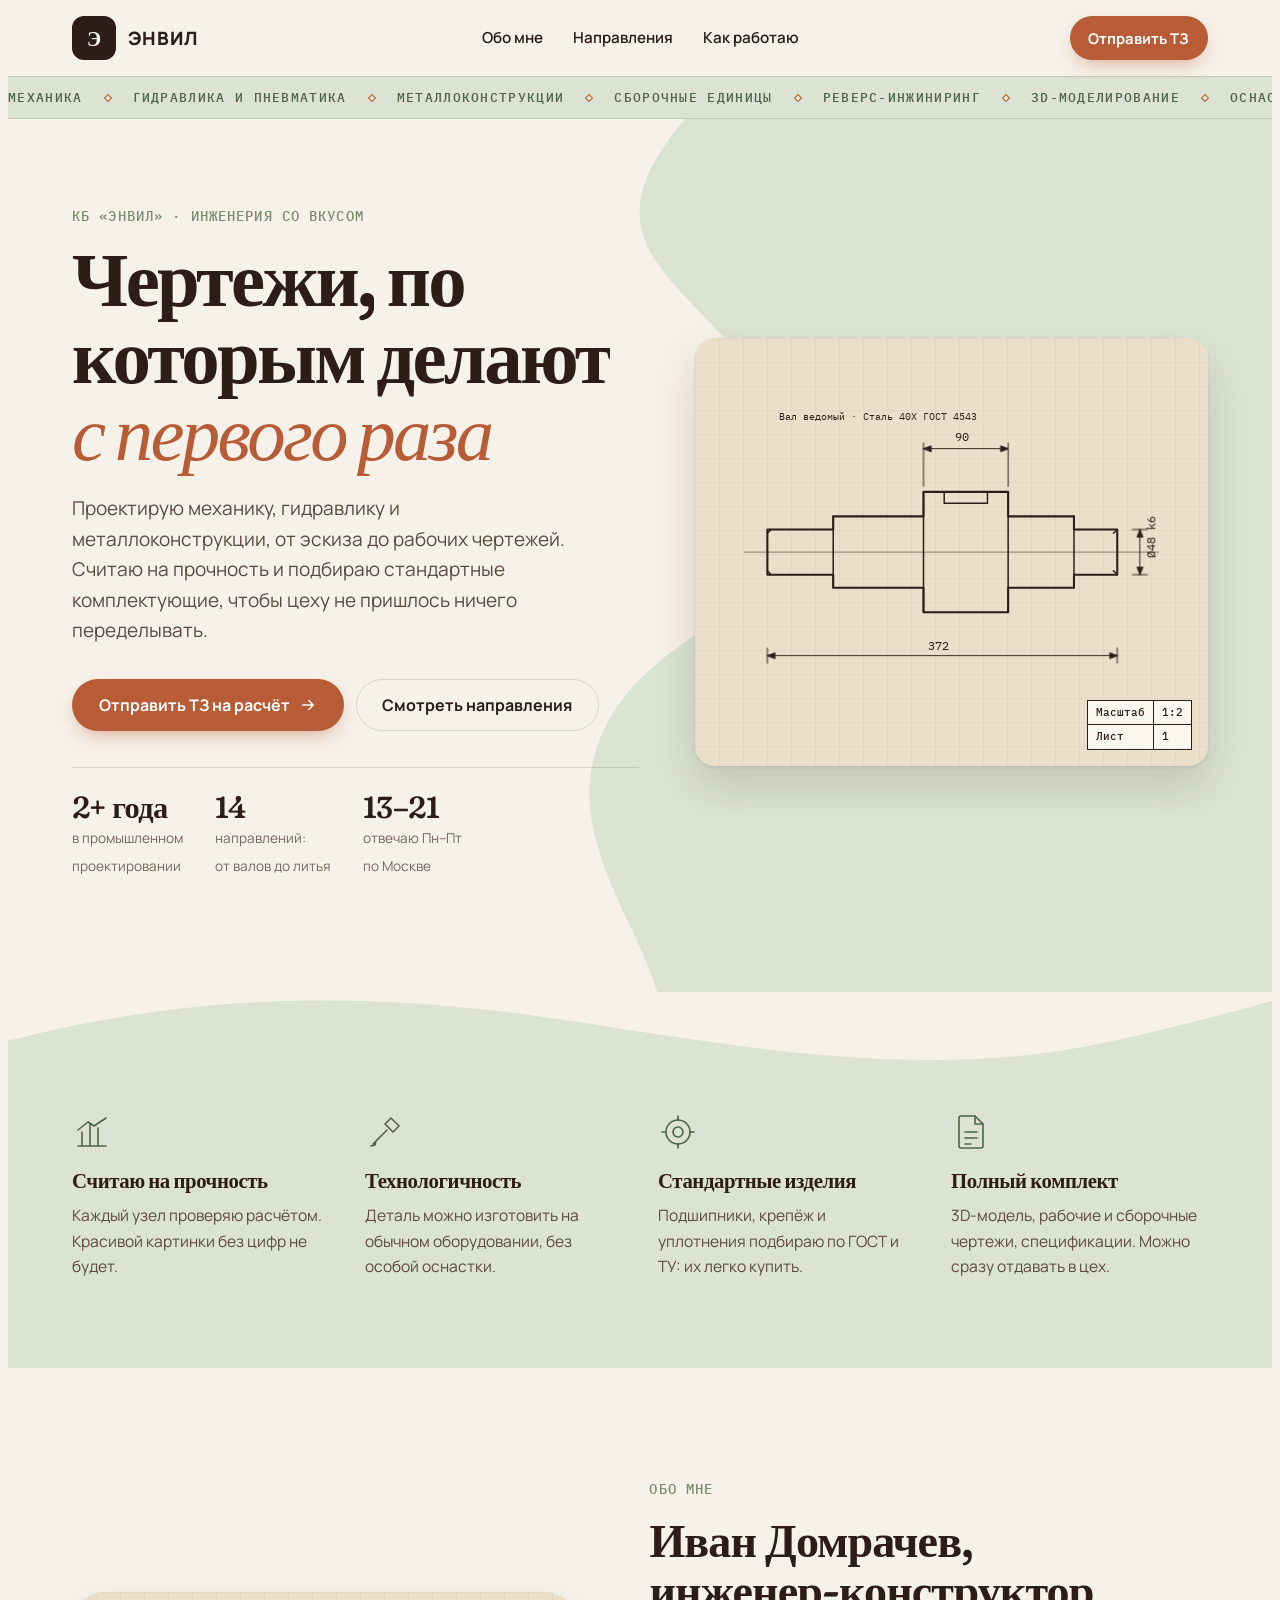
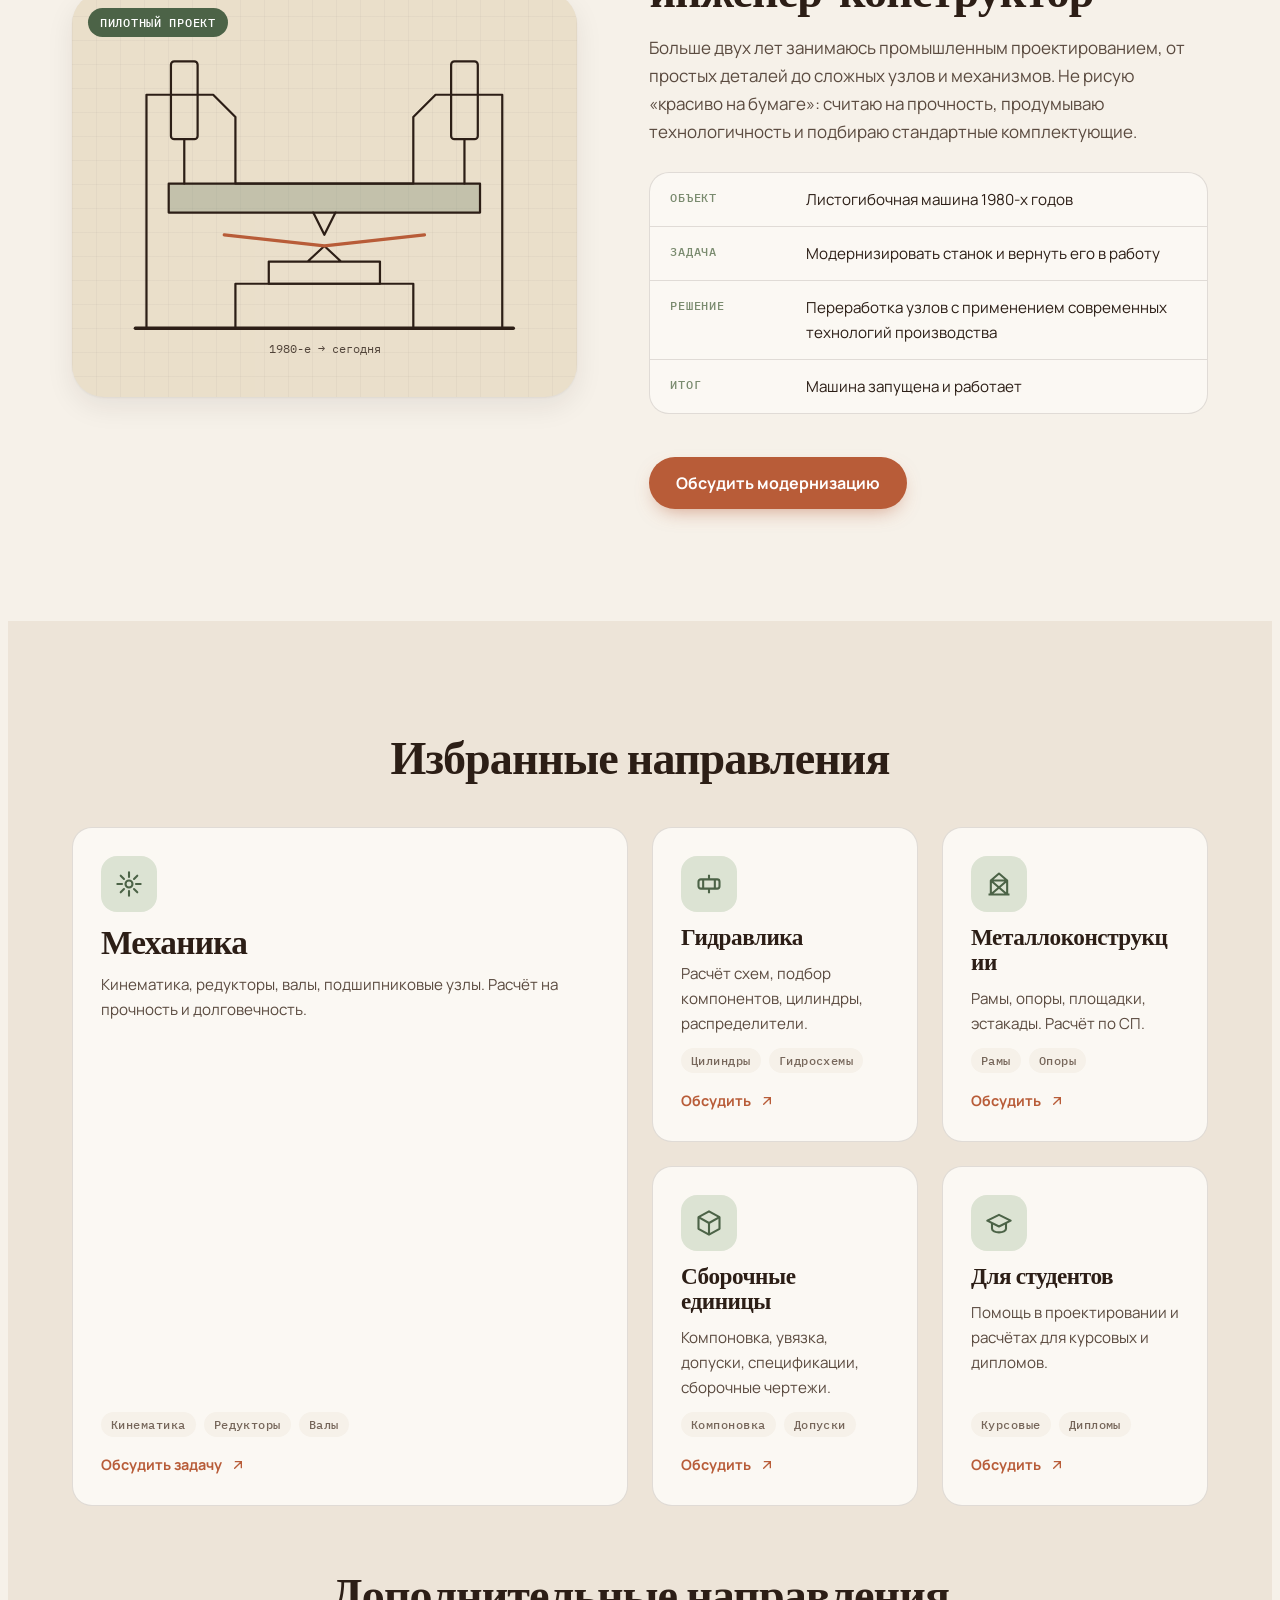
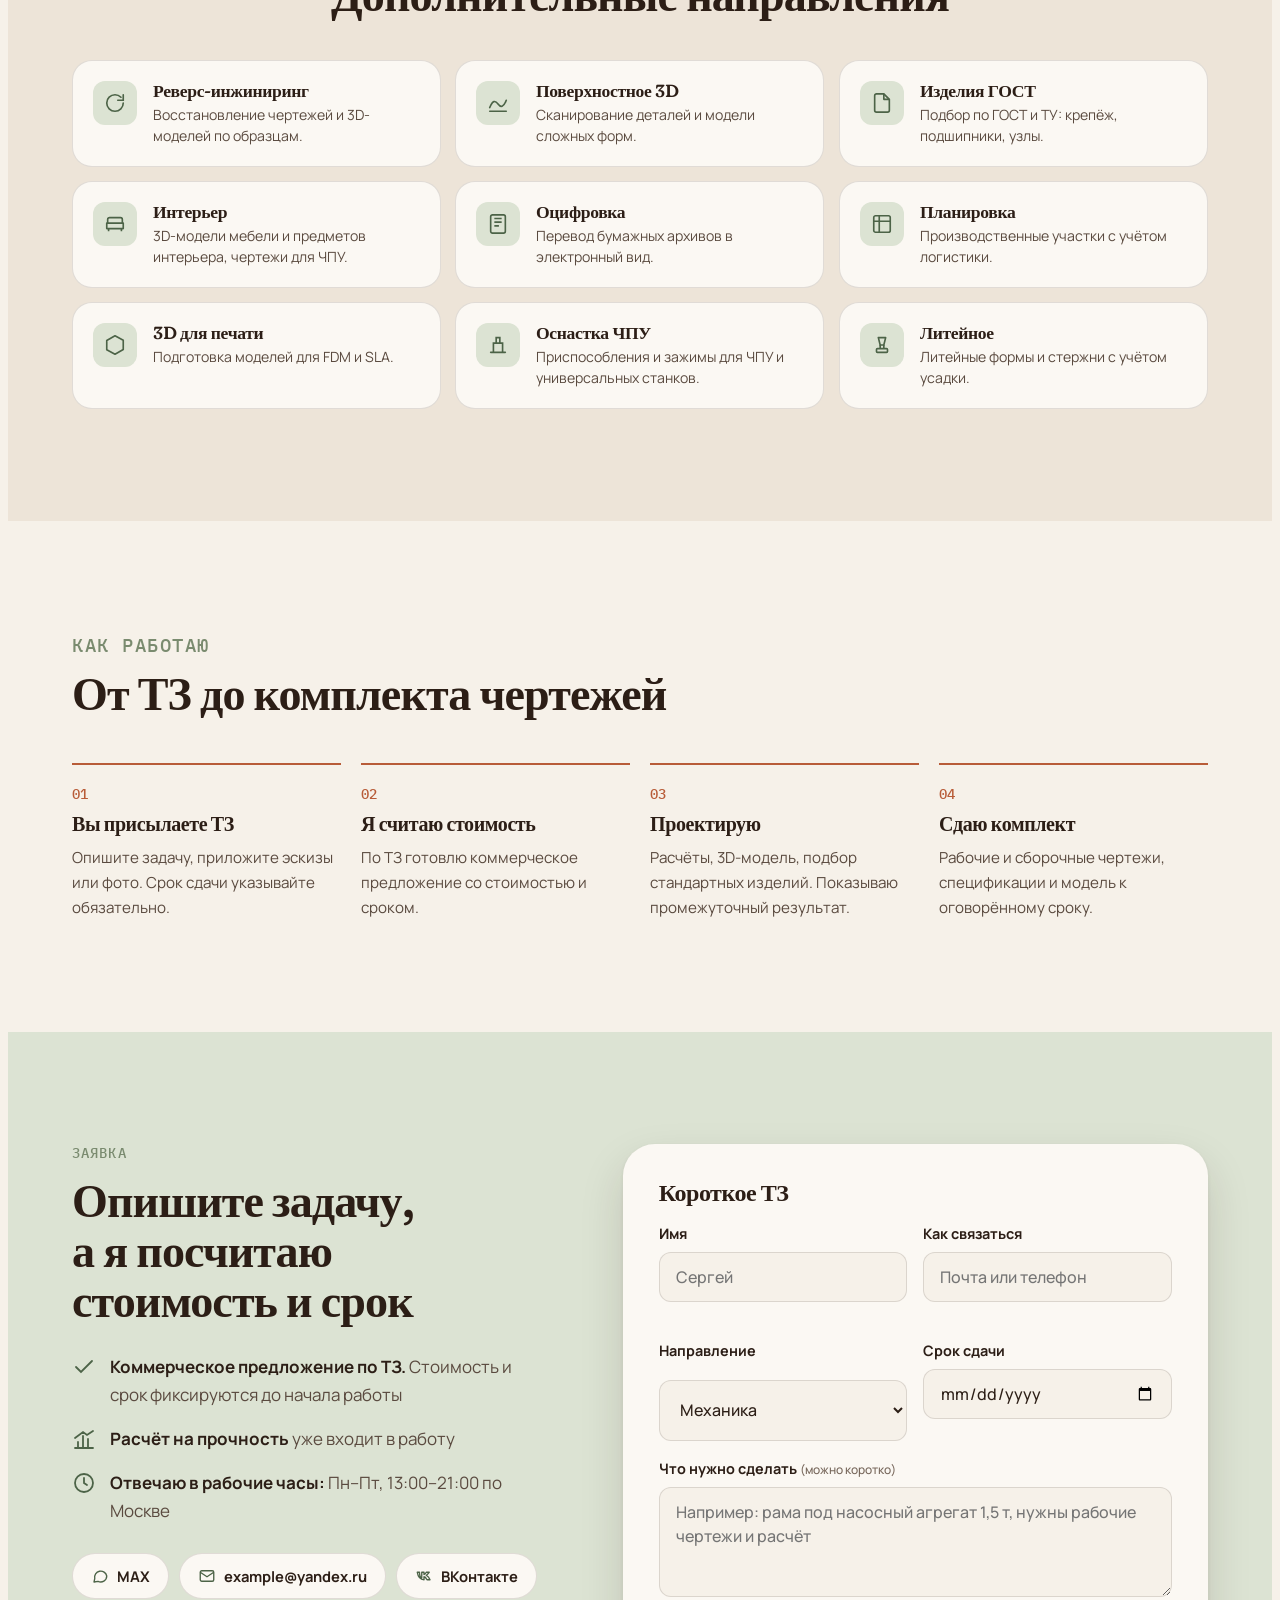
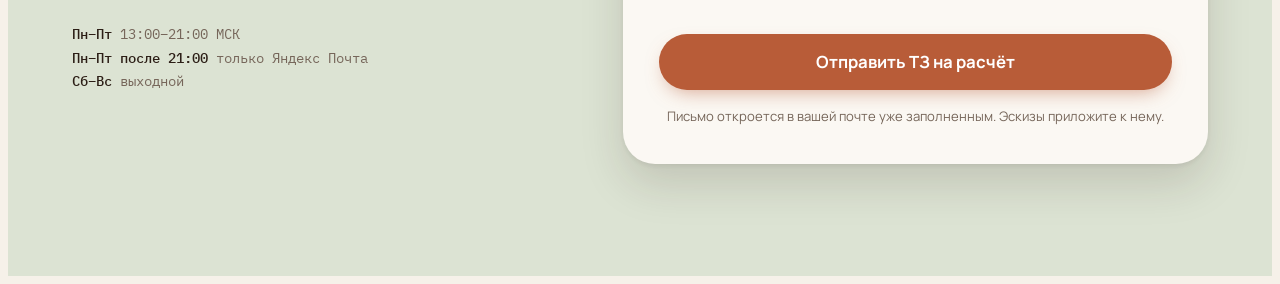
<file: index.html.html>
<!DOCTYPE html>
<html lang="ru">
<head>
<meta charset="UTF-8">
<meta name="viewport" content="width=device-width, initial-scale=1, viewport-fit=cover">
<title>КБ «Энвил»</title>
<meta name="description" content="Иван Домрачев, КБ «Энвил»: проектирование механики, гидравлики и металлоконструкций. От эскиза до рабочих чертежей с расчётом на прочность.">
<link rel="preconnect" href="https://fonts.googleapis.com">
<link rel="preconnect" href="https://fonts.gstatic.com" crossorigin>
<link rel="stylesheet" href="https://fonts.googleapis.com/css2?family=Fraunces:opsz,wght,SOFT@9..144,400..700,0..100&family=Manrope:wght@400;500;600;700;800&family=IBM+Plex+Mono:wght@400;500&display=swap">
<style>
:root{
  --bg:#F6F1E9;--bg-alt:#EDE4D8;--surface:#FBF8F3;--paper:#EADFCB;--paper-ink:#2C1E16;
  --ink:#2C1E16;--text:#5A4A3F;--muted:#76665A;--accent:#B85C38;--accent-hover:#9E4A2B;--on-accent:#FFFFFF;
  --sage:#7A8B6F;--sage-soft:#DCE3D3;--sage-deep:#4C6347;--on-sage-deep:#FFFFFF;--honey:#D4A373;
  --line:rgba(44,30,22,.13);
  --shadow:0 1px 2px rgba(44,30,22,.05),0 10px 28px rgba(44,30,22,.08);
  --shadow-lift:0 2px 4px rgba(44,30,22,.07),0 20px 44px rgba(44,30,22,.15);
  --f-display:"Fraunces","Iowan Old Style","Georgia",serif;
  --f-body:"Manrope","Segoe UI",system-ui,-apple-system,sans-serif;
  --f-mono:"IBM Plex Mono","SFMono-Regular",Consolas,monospace;
  --fs-hero:clamp(2.8rem,6vw,5.5rem);
  --fs-h2:clamp(2rem,3.6vw,3.1rem);
  --fs-h3:1.3rem;
  --fs-lead:1.1875rem;
  --fs-body:1.0625rem;
  --fs-small:.875rem;
  --r-sm:12px;--r-md:16px;--r-lg:20px;--r-xl:32px;
  --ease-out:cubic-bezier(.22,.61,.36,1);
  --ease-cine:cubic-bezier(.16,1,.3,1);
  --dur-reveal:.6s;
  --wrap:1200px;
}
@media (prefers-color-scheme:dark){:root:not([data-theme="light"]){
  --bg:#17130F;--bg-alt:#1F1A15;--surface:#26201A;--ink:#F3E9DC;--text:#CDBBA8;--muted:#A8968A;
  --accent:#E08A63;--accent-hover:#EBA07D;--on-accent:#1E120C;--sage:#A3B497;--sage-soft:#242B21;
  --sage-deep:#A9C09D;--on-sage-deep:#16200F;--honey:#D9AE80;--line:rgba(243,233,220,.13);
  --shadow:0 1px 2px rgba(0,0,0,.3),0 10px 28px rgba(0,0,0,.35);--shadow-lift:0 2px 4px rgba(0,0,0,.35),0 20px 44px rgba(0,0,0,.5);color-scheme:dark}}

*,*::before,*::after{box-sizing:border-box}
html{scroll-behavior:smooth;-webkit-text-size-adjust:100%}
body{background:var(--bg);color:var(--text);font-family:var(--f-body);font-size:var(--fs-body);line-height:1.65;overflow-x:hidden}
body::before{content:"";position:fixed;inset:0 0 auto;height:env(safe-area-inset-top,0px);z-index:60;background:var(--bg)}
h1,h2,h3,h4{font-family:var(--f-display);font-variation-settings:"SOFT" 100;color:var(--ink);font-weight:600;letter-spacing:-.02em;line-height:1.08;text-wrap:balance;margin:0}
p{margin:0}
a{color:inherit}
img,svg{max-width:100%;display:block}
button{font:inherit}
.wrap{max-width:var(--wrap);margin-inline:auto;padding-left:max(16px,env(safe-area-inset-left,0px));padding-right:max(16px,env(safe-area-inset-right,0px))}
@media (min-width:768px){.wrap{padding-left:max(32px,env(safe-area-inset-left,0px));padding-right:max(32px,env(safe-area-inset-right,0px))}}
.eyebrow{font:500 var(--fs-small) var(--f-mono);letter-spacing:.08em;text-transform:uppercase;color:var(--sage)}
.sr-only{position:absolute;width:1px;height:1px;overflow:hidden;clip:rect(0 0 0 0);white-space:nowrap}
:focus-visible{outline:2px solid var(--honey);outline-offset:3px;border-radius:6px}
.skip{position:absolute;left:16px;top:-60px;background:var(--ink);color:var(--bg);padding:10px 16px;border-radius:8px;z-index:100;text-decoration:none}
.skip:focus{top:12px}

.btn{display:inline-flex;align-items:center;justify-content:center;gap:.6em;min-height:52px;padding:0 1.6em;border-radius:999px;
  font:700 1rem/1 var(--f-body);text-decoration:none;cursor:pointer;border:1.5px solid transparent;
  transition:transform .2s var(--ease-out),background-color .2s,border-color .2s,color .2s}
.btn-primary{background:var(--accent);color:var(--on-accent);box-shadow:0 8px 20px -8px rgba(184,92,56,.6)}
.btn-primary:hover{background:var(--accent-hover);transform:scale(.98)}
.btn-primary:active{transform:scale(.96)}
.btn-ghost{background:transparent;color:var(--ink);border-color:var(--line)}
.btn-ghost:hover{transform:scale(.98);border-color:var(--honey)}
.btn-sage{background:var(--sage-deep);color:var(--on-sage-deep)}
.btn-sage:hover{transform:scale(.98);filter:brightness(1.08)}
.btn svg{width:18px;height:18px;transition:transform .3s var(--ease-out)}
.btn:hover svg{transform:translateX(3px)}
.btn-breathe{animation:breathe 3.2s ease-in-out 2.4s infinite}
.btn-breathe:hover{animation-play-state:paused}
@keyframes breathe{0%,100%{transform:scale(1)}50%{transform:scale(1.02)}}

.preloader{position:fixed;inset:0;z-index:200;display:grid;place-items:center;background:var(--bg);animation:pre-out .5s var(--ease-out) 1.5s forwards}
.preloader.is-done{animation:pre-out .5s var(--ease-out) forwards}
@keyframes pre-out{to{opacity:0;visibility:hidden}}
.pre-gear{width:64px;height:64px;color:var(--accent)}
.pre-gear path,.pre-gear circle{stroke-dasharray:1;stroke-dashoffset:1;animation:draw-line 1s var(--ease-cine) .1s forwards}
.pre-word{margin-top:14px;font:500 .78rem var(--f-mono);letter-spacing:.2em;text-transform:uppercase;color:var(--sage);text-align:center}

/* Шапка с сеткой для центрирования меню */
.header{position:fixed;top:env(safe-area-inset-top,0px);left:0;right:0;z-index:50;color:var(--ink);transition:background-color .2s,box-shadow .2s}
.header.is-solid{background:var(--bg);box-shadow:0 1px 0 var(--line)}
.header .wrap{display:grid;grid-template-columns:1fr auto 1fr;align-items:center;min-height:76px}
.logo{display:flex;align-items:center;gap:12px;text-decoration:none;line-height:1.1;justify-self:start}
.logo-mark{width:44px;height:44px;border-radius:12px;background:var(--ink);color:var(--bg);display:grid;place-items:center;flex:none;font:600 1.3rem var(--f-display);font-variation-settings:"SOFT" 100}
.logo b{display:block;font:800 1.15rem var(--f-body);letter-spacing:.06em}
.nav{display:none;gap:30px;justify-self:center}
.nav a{position:relative;text-decoration:none;font-weight:600;font-size:.95rem;padding:6px 0}
.nav a::after{content:"";position:absolute;left:0;right:0;bottom:0;height:1.5px;background:var(--accent);transform:scaleX(0);transform-origin:left;transition:transform .3s var(--ease-out)}
.nav a:hover::after,.nav a:focus-visible::after{transform:scaleX(1)}
.header .btn{min-height:44px;padding:0 1.2em;font-size:.925rem;white-space:nowrap;justify-self:end}
@media (max-width:479px){.header .wrap{grid-template-columns:auto 1fr auto;gap:12px}}
@media (min-width:1024px){.nav{display:flex}}

.marquee{margin-top:calc(76px + env(safe-area-inset-top,0px));background:var(--sage-soft);overflow:hidden;padding-block:12px;border-block:1px solid var(--line);contain:layout paint style}
.marquee-track{display:flex;width:max-content;animation:marquee 40s linear infinite;will-change:transform}
.marquee:hover .marquee-track{animation-play-state:paused}
.marquee span{font:500 .82rem var(--f-mono);letter-spacing:.1em;text-transform:uppercase;color:var(--sage-deep);white-space:nowrap;display:inline-flex;align-items:center}
.marquee span::after{content:"";width:6px;height:6px;margin-inline:22px;border:1.5px solid var(--accent);transform:rotate(45deg)}
@keyframes marquee{to{transform:translateX(-50%)}}

.hero{position:relative;overflow:hidden;isolation:isolate}
.hero-blob{position:absolute;z-index:-1;right:-12%;top:-10%;width:74%;height:122%;color:var(--sage-soft)}
@media (max-width:1023px){.hero-blob{right:-40%;top:auto;bottom:-6%;width:150%;height:58%}}
.hero .wrap{display:grid;gap:44px;padding-block:64px 64px;align-items:center}
@media (min-width:1024px){.hero .wrap{grid-template-columns:1.05fr .95fr;gap:56px;padding-block:88px 96px}}
.hero h1{font-size:var(--fs-hero);font-weight:650;letter-spacing:-.035em;line-height:1}
.hero h1 em{font-style:italic;font-weight:500;color:var(--accent)}
.js .hero h1 .w{display:inline-block;overflow:hidden;vertical-align:top;padding-bottom:.1em;margin-bottom:-.1em}
.js .hero h1 .w>span{display:inline-block;transform:translateY(105%);opacity:0;animation:word-in .9s var(--ease-cine) forwards;animation-delay:calc(var(--start,1s) + var(--i) * 90ms)}
@keyframes word-in{to{transform:none;opacity:1}}
.hero-lead{margin-top:22px;max-width:33rem;font-size:var(--fs-lead);line-height:1.6}
.hero-ctas{margin-top:34px;display:flex;flex-wrap:wrap;gap:12px}
.facts{margin-top:36px;display:grid;grid-template-columns:repeat(3,auto);justify-content:start;gap:12px 32px;padding:24px 0 0;border-top:1px solid var(--line);list-style:none}
@media (max-width:479px){.facts{grid-template-columns:repeat(3,1fr);gap:12px 14px}.facts b{font-size:1.45rem}.facts span{font-size:.78rem}}
.facts b{display:block;font:550 1.9rem/1 var(--f-display);font-variation-settings:"SOFT" 100;color:var(--ink);letter-spacing:-.02em}
.facts span{font-size:.85rem;line-height:1.35;color:var(--muted)}
.hero-fade{opacity:0;transform:translateY(16px);animation:fade-up .8s var(--ease-cine) forwards}
@keyframes fade-up{to{opacity:1;transform:none}}

.sheet{position:relative;border-radius:var(--r-lg);overflow:hidden;aspect-ratio:6/5;max-width:100%;box-shadow:var(--shadow-lift);background:var(--paper);transform:rotate(-1.2deg)}
.sheet::before{content:"";position:absolute;inset:0;opacity:.5;
  background-image:linear-gradient(rgba(44,30,22,.07) 1px,transparent 1px),linear-gradient(90deg,rgba(44,30,22,.07) 1px,transparent 1px);background-size:24px 24px}
.sheet svg{position:absolute;inset:6%;width:88%;height:88%}
.draw{stroke-dasharray:1;stroke-dashoffset:1;animation:draw-line 1.6s var(--ease-cine) forwards;animation-delay:calc(1.1s + var(--n,0) * 120ms)}
@keyframes draw-line{to{stroke-dashoffset:0}}
.dim{opacity:0;animation:fade-in .6s ease-out forwards;animation-delay:calc(2.2s + var(--n,0) * 90ms)}
@keyframes fade-in{to{opacity:1}}
.sheet .stamp{position:absolute;right:16px;bottom:16px;z-index:2;background:rgba(251,248,243,.94);color:#2C1E16;border:1px solid #2C1E16;font:500 .7rem/1.35 var(--f-mono);display:grid;grid-template-columns:auto auto;gap:0}
.sheet .stamp span{padding:4px 8px;border-right:1px solid #2C1E16;border-bottom:1px solid #2C1E16}
.sheet .stamp span:nth-child(2n){border-right:0}
.sheet .stamp span:nth-last-child(-n+2){border-bottom:0}

.wave{display:block;width:100%;height:clamp(40px,7vw,90px);color:var(--sage-soft);margin-top:-1px}

.js [data-reveal].is-pending{opacity:0;transform:translateY(24px)}
[data-reveal]{transition:opacity var(--dur-reveal) var(--ease-out),transform var(--dur-reveal) var(--ease-out);transition-delay:var(--d,0ms)}

section{scroll-margin-top:84px}
.sec{padding-block:80px}
@media (min-width:1024px){.sec{padding-block:112px}}
.sec-head{display:grid;gap:12px;max-width:44rem;margin-bottom:44px}
.sec-head h2{font-size:var(--fs-h2)}
.sec-head p{font-size:var(--fs-lead)}

.why{background:var(--sage-soft)}
.why .sec{padding-block:32px 88px}
.benefits{display:grid;gap:32px;grid-template-columns:1fr}
@media (min-width:480px){.benefits{grid-template-columns:1fr 1fr}}
@media (min-width:1024px){.benefits{grid-template-columns:repeat(4,1fr);gap:36px}}
.benefit{display:grid;gap:10px;align-content:start}
.benefit-ico{width:48px;height:48px;color:var(--sage-deep)}
.benefit-ico svg{width:40px;height:40px}
.benefit h3{font-size:var(--fs-h3)}
.benefit p{font-size:.975rem}

.about{display:grid;gap:48px;align-items:center}
@media (min-width:1024px){.about{grid-template-columns:.95fr 1.05fr;gap:72px}}
.case-pic{position:relative;border-radius:var(--r-xl);overflow:hidden;aspect-ratio:5/4;max-width:100%;background:var(--paper);box-shadow:var(--shadow)}
.case-pic::before{content:"";position:absolute;inset:0;opacity:.45;background-image:linear-gradient(rgba(44,30,22,.07) 1px,transparent 1px),linear-gradient(90deg,rgba(44,30,22,.07) 1px,transparent 1px);background-size:24px 24px}
.case-pic svg{position:absolute;inset:8% 6%;width:88%;height:84%}
.case-pic .label{position:absolute;left:16px;top:16px;z-index:2;background:var(--sage-deep);color:var(--on-sage-deep);font:500 .75rem var(--f-mono);letter-spacing:.06em;text-transform:uppercase;padding:7px 12px;border-radius:999px}
.about-text{display:grid;gap:18px}
.about-text h2{font-size:var(--fs-h2)}
.about-text>p{max-width:36rem}
.case{display:grid;gap:0;border:1px solid var(--line);border-radius:var(--r-lg);overflow:hidden;background:var(--surface);margin-top:8px}
.case div{display:grid;grid-template-columns:7.5rem 1fr;gap:16px;padding:14px 20px;border-top:1px solid var(--line);font-size:.95rem}
.case div:first-child{border-top:0}
.case dt{font:500 .75rem/1.9 var(--f-mono);letter-spacing:.06em;text-transform:uppercase;color:var(--sage)}
.case dd{margin:0;color:var(--ink)}
.about-text .btn{justify-self:start;margin-top:8px}

.dirs{background:var(--bg-alt)}
.bento{display:grid;gap:20px;grid-template-columns:1fr; align-items: stretch;}
@media (min-width:640px){.bento{grid-template-columns:repeat(2,1fr)}}
@media (min-width:1024px){.bento{grid-template-columns:repeat(4,1fr);gap:24px}.bento .large{grid-column:span 2;grid-row:span 2}}
.card{position:relative;display:flex;flex-direction:column;gap:12px;text-align:left;background:var(--surface);border:1px solid var(--line);border-radius:var(--r-lg);padding:28px;color:var(--text);cursor:pointer;overflow:hidden;contain:layout paint;
  transition:transform .3s var(--ease-out),border-color .2s,opacity var(--dur-reveal) var(--ease-out);
  min-width: 0; /* Важно: не дает карточке растягиваться больше сетки */ }
.card:hover{transform:translateY(-4px);border-color:transparent}
.card-ico{width:56px;height:56px;border-radius:16px;display:grid;place-items:center;background:var(--sage-soft);color:var(--sage-deep);transition:transform .3s var(--ease-out)}
.card:hover .card-ico{transform:scale(1.06) rotate(-6deg)}
.card-ico svg{width:28px;height:28px}
.card h3{font-size:1.45rem; overflow-wrap: break-word; word-break: break-word; hyphens: auto;} /* Важно: перенос длинных слов */
.card.large h3{font-size:clamp(1.8rem,2.6vw,2.4rem)}
.card p{font-size:.95rem;flex:1}
.tags{display:flex;flex-wrap:wrap;gap:8px}
.tags span{font:500 .72rem var(--f-mono);letter-spacing:.04em;padding:5px 10px;border-radius:999px;background:var(--bg);color:var(--muted)}
.card-cta{display:inline-flex;align-items:center;gap:8px;font-weight:700;font-size:.9rem;color:var(--accent);margin-top:4px}
.card-cta svg{width:16px;height:16px;transition:transform .3s var(--ease-out)}
.card:hover .card-cta svg{transform:translate(3px,-3px)}

.mini{display:grid;gap:14px;grid-template-columns:1fr}
@media (min-width:640px){.mini{grid-template-columns:repeat(2,1fr)}}
@media (min-width:1024px){.mini{grid-template-columns:repeat(3,1fr)}}
.mini .card{flex-direction:row;align-items:flex-start;gap:16px;padding:20px}
.mini .card-ico{width:44px;height:44px;border-radius:12px;flex:none}
.mini .card-ico svg{width:22px;height:22px}
.mini .card h3{font-size:1.1rem;margin-bottom:4px}
.mini .card p{font-size:.88rem;line-height:1.5}

.steps{display:grid;gap:20px;grid-template-columns:1fr;counter-reset:s;list-style:none;margin:0;padding:0}
@media (min-width:768px){.steps{grid-template-columns:1fr 1fr}}
@media (min-width:1100px){.steps{grid-template-columns:repeat(4,1fr)}}
.step{display:grid;gap:10px;align-content:start;padding-top:20px;border-top:2px solid var(--line);position:relative}
.step::before{counter-increment:s;content:"0" counter(s);font:500 .85rem var(--f-mono);color:var(--accent)}
.step::after{content:"";position:absolute;left:0;top:-2px;height:2px;width:100%;background:var(--accent);transform:scaleX(0);transform-origin:left;transition:transform 1s var(--ease-cine);transition-delay:calc(var(--d,0ms) + 200ms)}
.step:not(.is-pending)::after{transform:scaleX(1)}
.step h3{font-size:1.25rem}
.step p{font-size:.95rem}

.order{background:var(--sage-soft)}
.order-grid{display:grid;gap:48px;align-items:start}
@media (min-width:1024px){.order-grid{grid-template-columns:.9fr 1.1fr;gap:72px}}
.order h2{font-size:var(--fs-h2)}
.assure{display:grid;gap:16px;margin-top:28px;padding:0;list-style:none}
.assure li{display:flex;gap:14px;align-items:flex-start}
.assure svg{width:24px;height:24px;flex:none;color:var(--sage-deep);margin-top:2px}
.assure b{color:var(--ink);font-weight:700}
.channels{display:flex;flex-wrap:wrap;gap:10px;margin-top:28px}
.channels a{display:inline-flex;align-items:center;gap:8px;min-height:46px;padding:0 18px;border-radius:999px;background:var(--surface);border:1px solid var(--line);color:var(--ink);text-decoration:none;font-weight:700;font-size:.92rem;transition:transform .2s var(--ease-out),border-color .2s}
.channels a:hover{transform:translateY(-2px);border-color:var(--honey)}
.channels svg{width:18px;height:18px;color:var(--sage-deep)}
.schedule{margin-top:24px;font:400 .85rem/1.7 var(--f-mono);color:var(--muted)}
.schedule b{color:var(--ink);font-weight:500}
.form{background:var(--surface);border-radius:var(--r-xl);padding:28px;box-shadow:var(--shadow-lift);display:grid;gap:16px}
@media (min-width:480px){.form{padding:36px}}
.form h3{font-size:1.5rem}
.row{display:grid;gap:16px}
@media (min-width:480px){.row{grid-template-columns:1fr 1fr}}
.field{display:grid;gap:6px;min-width:0}
.field label{font-size:.9rem;font-weight:700;color:var(--ink)}
.field label small{font-weight:500;color:var(--muted)}
.field input,.field select,.field textarea{width:100%;min-height:50px;padding:12px 16px;border-radius:var(--r-sm);border:1.5px solid var(--line);background:var(--bg);color:var(--ink);font:500 1rem var(--f-body);transition:border-color .2s}
.field textarea{min-height:110px;resize:vertical;line-height:1.5}
.field input:focus,.field select:focus,.field textarea:focus{outline:none;border-color:var(--honey);box-shadow:0 0 0 3px color-mix(in srgb,var(--honey) 25%,transparent)}
.field.is-invalid input,.field.is-invalid textarea{border-color:#B3402A}
.field.is-valid input,.field.is-valid textarea{border-color:var(--sage)}
.msg{min-height:1.2em;font-size:.82rem;color:#A33A25}
:root[data-theme="dark"] .msg{color:#F09A80}
@media (prefers-color-scheme:dark){:root:not([data-theme="light"]) .msg{color:#F09A80}}
.form .btn{width:100%;min-height:56px;font-size:1.05rem}
.fine{font-size:.82rem;color:var(--muted);text-align:center}
.success{display:grid;gap:14px;text-align:center;justify-items:center;padding:12px 4px}
.success svg{width:56px;height:56px;color:var(--sage-deep)}
.success-check{stroke-dasharray:40;stroke-dashoffset:40;animation:draw .6s var(--ease-out) .15s forwards}
@keyframes draw{to{stroke-dashoffset:0}}
.success pre{width:100%;text-align:left;white-space:pre-wrap;font:400 .82rem/1.5 var(--f-mono);background:var(--bg);border:1px solid var(--line);border-radius:var(--r-sm);padding:14px;margin:0;color:var(--ink);max-height:200px;overflow:auto}
.success .acts{display:flex;flex-wrap:wrap;gap:10px;justify-content:center}

dialog{border:0;padding:0;border-radius:var(--r-xl);background:var(--surface);color:var(--text);width:min(560px,calc(100% - 32px));max-height:calc(100% - 32px);box-shadow:0 40px 80px -20px rgba(0,0,0,.35)}
dialog::backdrop{background:rgba(30,22,16,.55)}
dialog[open]{animation:dlg-in .35s var(--ease-cine)}
@keyframes dlg-in{from{opacity:0;transform:translateY(16px) scale(.97)}}
.dlg{padding:36px 28px 28px;display:grid;gap:16px}
@media (min-width:480px){.dlg{padding:44px 40px 36px}}
.dlg h2{font-size:1.9rem}
.dlg-close{position:absolute;right:14px;top:14px;width:44px;height:44px;border-radius:50%;border:0;background:var(--bg);color:var(--ink);display:grid;place-items:center;cursor:pointer;transition:transform .2s var(--ease-out)}
.dlg-close:hover{transform:rotate(90deg)}
.dlg-close svg{width:18px;height:18px}
.dlg .channels{margin-top:4px}

.mbar{position:fixed;left:0;right:0;bottom:0;z-index:70;padding:10px max(16px,env(safe-area-inset-right,0px)) calc(10px + env(safe-area-inset-bottom,0px)) max(16px,env(safe-area-inset-left,0px));
  background:var(--bg);box-shadow:0 -1px 0 var(--line);transform:translateY(110%);transition:transform .3s var(--ease-cine)}
.mbar.show{transform:none}
.mbar .btn{width:100%}
@media (min-width:768px){.mbar{display:none}}

@media (prefers-reduced-motion:reduce){
  html{scroll-behavior:auto}
  *,*::before,*::after{animation-duration:.01ms!important;animation-iteration-count:1!important;animation-delay:0ms!important}
  [data-reveal],.card{transition:opacity .2s linear!important;transition-delay:0ms!important}
  .js [data-reveal].is-pending{transform:none}
  .card:hover,.btn:hover,.card:hover .card-ico,.card.large:hover .art svg{transform:none}
  .marquee-track{animation:none}
}
</style>
</head>
<body>

<div class="preloader" id="preloader" aria-hidden="true">
  <div>
    <svg class="pre-gear" viewBox="0 0 64 64" fill="none" stroke="currentColor" stroke-width="2.5" stroke-linejoin="round">
      <path pathLength="1" d="M28 6h8l1.5 6.5 5 2 5.5-3.5 5.5 5.5-3.5 5.5 2 5L58 28v8l-6.5 1.5-2 5 3.5 5.5-5.5 5.5-5.5-3.5-5 2L36 58h-8l-1.5-6.5-5-2-5.5 3.5-5.5-5.5 3.5-5.5-2-5L6 36v-8l6.5-1.5 2-5L11 16l5.5-5.5L22 14l5-2z"/>
      <circle pathLength="1" cx="32" cy="32" r="8"/>
    </svg>
    <div class="pre-word">чертим</div>
  </div>
</div>

<a class="skip" href="#main">Перейти к содержимому</a>

<header class="header" id="header">
  <div class="wrap">
    <a class="logo" href="#top" aria-label="КБ «Энвил», на главную">
      <span class="logo-mark" aria-hidden="true">Э</span>
      <span><b>ЭНВИЛ</b></span>
    </a>
    <nav class="nav" aria-label="Основная навигация">
      <a href="#about">Обо мне</a>
      <a href="#directions">Направления</a>
      <a href="#process">Как работаю</a>
    </nav>
    <button class="btn btn-primary" type="button" data-open-dialog>Отправить ТЗ</button>
  </div>
</header>

<div class="marquee" aria-hidden="true">
  <div class="marquee-track">
    <span>Механика</span><span>Гидравлика и пневматика</span><span>Металлоконструкции</span><span>Сборочные единицы</span><span>Реверс-инжиниринг</span><span>3D-моделирование</span><span>Оснастка ЧПУ</span>
    <span>Механика</span><span>Гидравлика и пневматика</span><span>Металлоконструкции</span><span>Сборочные единицы</span><span>Реверс-инжиниринг</span><span>3D-моделирование</span><span>Оснастка ЧПУ</span>
  </div>
</div>

<main id="main">
<section class="hero" id="top" aria-labelledby="heroTitle">
  <svg class="hero-blob" viewBox="0 0 600 700" preserveAspectRatio="none" aria-hidden="true"><path fill="currentColor" d="M210 0H600V700H90C160 640 40 560 70 470 100 380 230 380 200 280 170 180 60 160 110 80 140 30 180 20 210 0Z"/></svg>
  <div class="wrap">
    <div>
      <p class="eyebrow hero-fade" style="animation-delay:.9s">КБ «Энвил» · инженерия со вкусом</p>
      <h1 id="heroTitle" style="margin-top:16px" data-split>Чертежи, по которым делают <em>с&nbsp;первого раза</em></h1>
      <p class="hero-lead hero-fade" style="animation-delay:1.5s">Проектирую механику, гидравлику и металлоконструкции, от эскиза до рабочих чертежей. Считаю на прочность и подбираю стандартные комплектующие, чтобы цеху не пришлось ничего переделывать.</p>
      <div class="hero-ctas hero-fade" style="animation-delay:1.65s">
        <button class="btn btn-primary btn-breathe" type="button" data-open-dialog>Отправить ТЗ на расчёт
          <svg viewBox="0 0 24 24" fill="none" stroke="currentColor" stroke-width="2" stroke-linecap="round" aria-hidden="true"><path d="M5 12h14M13 6l6 6-6 6"/></svg></button>
        <a class="btn btn-ghost" href="#directions">Смотреть направления</a>
      </div>
      <ul class="facts hero-fade" style="animation-delay:1.85s">
        <li><b>2+ года</b><span>в промышленном<br>проектировании</span></li>
        <li><b>14</b><span>направлений:<br>от валов до литья</span></li>
        <li><b>13–21</b><span>отвечаю Пн–Пт<br>по Москве</span></li>
      </ul>
    </div>

    <div class="sheet hero-fade" style="animation-delay:.95s" aria-hidden="true">
      <svg viewBox="0 0 480 360" fill="none" stroke="#2C1E16" stroke-linecap="round" stroke-linejoin="round">
        <path class="draw" style="--n:0" pathLength="1" d="M20 180h440" stroke-width="1" opacity=".55"/>
        <path class="draw" style="--n:1" pathLength="1" stroke-width="2.2" d="M44 156h70v-14h96v-26h90v26h70v14h46v48h-46v14h-70v26h-90v-26h-96v-14h-70z"/>
        <path class="draw" style="--n:2" pathLength="1" stroke-width="1.6" d="M44 160l4-4M44 200l4 4M412 160l4-4M412 200l4 4M114 142v76M210 116v128M300 116v128M370 142v76"/>
        <path class="draw" style="--n:3" pathLength="1" stroke-width="1.6" d="M232 116v12h46v-12"/>
        <g class="dim" style="--n:0" stroke-width="1"><path d="M44 290h372M44 282v16M416 282v16"/><path d="M44 290l8-3v6zM416 290l-8-3v6z" fill="#2C1E16"/></g>
        <g class="dim" style="--n:1" stroke-width="1"><path d="M210 70h90M210 64v46M300 64v46"/><path d="M210 70l8-3v6zM300 70l-8-3v6z" fill="#2C1E16"/></g>
        <g class="dim" style="--n:2" stroke-width="1"><path d="M440 156v48M432 156h16M432 204h16"/><path d="M440 156l-3 8h6zM440 204l-3-8h6z" fill="#2C1E16"/></g>
        <g font-family="IBM Plex Mono, monospace" font-size="13" fill="#2C1E16" stroke="none">
          <text class="dim" style="--n:0" x="215" y="284">372</text>
          <text class="dim" style="--n:1" x="243" y="62">90</text>
          <text class="dim" style="--n:2" x="448" y="186" transform="rotate(-90 452 182)">Ø48 k6</text>
          <text class="dim" style="--n:3" x="56" y="40" font-size="11" opacity=".75">Вал ведомый · Сталь 40Х ГОСТ 4543</text>
        </g>
      </svg>
      <div class="stamp"><span>Масштаб</span><span>1:2</span><span>Лист</span><span>1</span></div>
    </div>
  </div>
</section>
<svg class="wave" viewBox="0 0 1440 90" preserveAspectRatio="none" aria-hidden="true"><path fill="currentColor" d="M0 50C220 0 420 0 640 30s420 60 620 20c80-16 140-30 180-40V90H0z"/></svg>

<div class="why">
  <section class="sec" aria-labelledby="whyTitle">
    <div class="wrap">
      <h2 id="whyTitle" class="sr-only">Почему со мной проще</h2>
      <div class="benefits">
        <article class="benefit" data-reveal>
          <div class="benefit-ico"><svg viewBox="0 0 40 40" fill="none" stroke="currentColor" stroke-width="1.6" stroke-linecap="round" stroke-linejoin="round" aria-hidden="true"><path d="M6 34h28M10 34V20M18 34V12M26 34V16M34 6L22 14l-6-4-10 8"/></svg></div>
          <h3>Считаю на прочность</h3>
          <p>Каждый узел проверяю расчётом. Красивой картинки без цифр не будет.</p>
        </article>
        <article class="benefit" data-reveal>
          <div class="benefit-ico"><svg viewBox="0 0 40 40" fill="none" stroke="currentColor" stroke-width="1.6" stroke-linecap="round" stroke-linejoin="round" aria-hidden="true"><path d="M8 32l14-14M20 12l8 8 6-6-8-8zM6 34l4-1 1-4"/></svg></div>
          <h3>Технологичность</h3>
          <p>Деталь можно изготовить на обычном оборудовании, без особой оснастки.</p>
        </article>
        <article class="benefit" data-reveal>
          <div class="benefit-ico"><svg viewBox="0 0 40 40" fill="none" stroke="currentColor" stroke-width="1.6" stroke-linecap="round" stroke-linejoin="round" aria-hidden="true"><circle cx="20" cy="20" r="12"/><circle cx="20" cy="20" r="5"/><path d="M20 4v4M20 32v4M4 20h4M32 20h4"/></svg></div>
          <h3>Стандартные изделия</h3>
          <p>Подшипники, крепёж и уплотнения подбираю по ГОСТ и ТУ: их легко купить.</p>
        </article>
        <article class="benefit" data-reveal>
          <div class="benefit-ico"><svg viewBox="0 0 40 40" fill="none" stroke="currentColor" stroke-width="1.6" stroke-linecap="round" stroke-linejoin="round" aria-hidden="true"><path d="M24 4H10a2 2 0 0 0-2 2v28a2 2 0 0 0 2 2h20a2 2 0 0 0 2-2V12z"/><path d="M24 4v8h8M14 20h12M14 26h12M14 32h6"/></svg></div>
          <h3>Полный комплект</h3>
          <p>3D-модель, рабочие и сборочные чертежи, спецификации. Можно сразу отдавать в цех.</p>
        </article>
      </div>
    </div>
  </section>
</div>

<section class="sec" id="about" aria-labelledby="aboutTitle">
  <div class="wrap about">
    <div class="case-pic" data-reveal aria-hidden="true">
      <span class="label">Пилотный проект</span>
      <svg viewBox="0 0 400 300" fill="none" stroke="#2C1E16" stroke-width="2" stroke-linejoin="round" stroke-linecap="round">
        <path d="M40 270V60h60l20 20v60h160V80l20-20h60v210"/><path d="M30 270h340" stroke-width="3"/>
        <rect x="62" y="30" width="24" height="70" rx="3"/><rect x="314" y="30" width="24" height="70" rx="3"/>
        <path d="M74 100v40M326 100v40"/>
        <path d="M60 140h280v26H60z" fill="rgba(122,139,111,.35)"/><path d="M190 166l10 20 10-20"/>
        <path d="M150 210h100v20H150zM185 210l15-14 15 14" /><path d="M120 230h160v40H120z"/>
        <path d="M110 186l90 10 90-10" stroke="#B85C38" stroke-width="3"/>
        <g font-family="IBM Plex Mono, monospace" font-size="11" fill="#2C1E16" stroke="none" opacity=".8"><text x="150" y="292">1980-е → сегодня</text></g>
      </svg>
    </div>

    <div class="about-text" data-reveal>
      <p class="eyebrow">Обо мне</p>
      <h2 id="aboutTitle">Иван Домрачев, инженер-конструктор</h2>
      <p>Больше двух лет занимаюсь промышленным проектированием, от простых деталей до сложных узлов и механизмов. Не рисую «красиво на бумаге»: считаю на прочность, продумываю технологичность и подбираю стандартные комплектующие.</p>
      <dl class="case">
        <div><dt>Объект</dt><dd>Листогибочная машина 1980-х годов</dd></div>
        <div><dt>Задача</dt><dd>Модернизировать станок и вернуть его в работу</dd></div>
        <div><dt>Решение</dt><dd>Переработка узлов с применением современных технологий производства</dd></div>
        <div><dt>Итог</dt><dd>Машина запущена и работает</dd></div>
      </dl>
      <button class="btn btn-primary" type="button" data-open-dialog data-topic="Модернизация оборудования">Обсудить модернизацию</button>
    </div>
  </div>
</section>

<section class="sec dirs" id="directions" aria-labelledby="dirTitle">
  <div class="wrap">
    <div class="sec-head" data-reveal style="text-align: center; max-width: 100%; margin-bottom: 44px;">
      <h2 id="dirTitle">Избранные направления</h2>
    </div>

    <div class="bento">
      <!-- Убрали шестеренки (art) из большой карточки -->
      <button class="card large" type="button" data-reveal data-open-dialog data-topic="Механика">
        <span class="card-ico"><svg viewBox="0 0 24 24" fill="none" stroke="currentColor" stroke-width="1.8" stroke-linecap="round" aria-hidden="true"><circle cx="12" cy="12" r="3"/><path d="M12 2v4M12 18v4M2 12h4M18 12h4M4.9 4.9l2.8 2.8M16.3 16.3l2.8 2.8M4.9 19.1l2.8-2.8M16.3 7.7l2.8-2.8"/></svg></span>
        <h3>Механика</h3>
        <p>Кинематика, редукторы, валы, подшипниковые узлы. Расчёт на прочность и долговечность.</p>
        <span class="tags"><span>Кинематика</span><span>Редукторы</span><span>Валы</span></span>
        <span class="card-cta">Обсудить задачу <svg viewBox="0 0 24 24" fill="none" stroke="currentColor" stroke-width="2" stroke-linecap="round" aria-hidden="true"><path d="M7 17L17 7M8 7h9v9"/></svg></span>
      </button>
      <button class="card" type="button" data-reveal data-open-dialog data-topic="Гидравлика">
        <span class="card-ico"><svg viewBox="0 0 24 24" fill="none" stroke="currentColor" stroke-width="1.8" aria-hidden="true"><rect x="3" y="8" width="18" height="8" rx="2"/><path d="M7 8v8M17 8v8M12 4v4M12 16v4"/></svg></span>
        <h3>Гидравлика</h3>
        <p>Расчёт схем, подбор компонентов, цилиндры, распределители.</p>
        <span class="tags"><span>Цилиндры</span><span>Гидросхемы</span></span>
        <span class="card-cta">Обсудить <svg viewBox="0 0 24 24" fill="none" stroke="currentColor" stroke-width="2" stroke-linecap="round" aria-hidden="true"><path d="M7 17L17 7M8 7h9v9"/></svg></span>
      </button>
      <button class="card" type="button" data-reveal data-open-dialog data-topic="Металлоконструкции">
        <span class="card-ico"><svg viewBox="0 0 24 24" fill="none" stroke="currentColor" stroke-width="1.8" stroke-linejoin="round" aria-hidden="true"><path d="M3 21h18M5 21V9h14v12M5 9l7-6 7 6M5 9l14 12M19 9L5 21"/></svg></span>
        <h3>Металлоконструкции</h3>
        <p>Рамы, опоры, площадки, эстакады. Расчёт по СП.</p>
        <span class="tags"><span>Рамы</span><span>Опоры</span></span>
        <span class="card-cta">Обсудить <svg viewBox="0 0 24 24" fill="none" stroke="currentColor" stroke-width="2" stroke-linecap="round" aria-hidden="true"><path d="M7 17L17 7M8 7h9v9"/></svg></span>
      </button>
      <button class="card" type="button" data-reveal data-open-dialog data-topic="Сборочные единицы">
        <span class="card-ico"><svg viewBox="0 0 24 24" fill="none" stroke="currentColor" stroke-width="1.8" stroke-linejoin="round" aria-hidden="true"><path d="M12 2l9 5v10l-9 5-9-5V7z"/><path d="M12 12l9-5M12 12v10M12 12L3 7"/></svg></span>
        <h3>Сборочные единицы</h3>
        <p>Компоновка, увязка, допуски, спецификации, сборочные чертежи.</p>
        <span class="tags"><span>Компоновка</span><span>Допуски</span></span>
        <span class="card-cta">Обсудить <svg viewBox="0 0 24 24" fill="none" stroke="currentColor" stroke-width="2" stroke-linecap="round" aria-hidden="true"><path d="M7 17L17 7M8 7h9v9"/></svg></span>
      </button>
      <button class="card" type="button" data-reveal data-open-dialog data-topic="Курсовой или дипломный проект">
        <span class="card-ico"><svg viewBox="0 0 24 24" fill="none" stroke="currentColor" stroke-width="1.8" stroke-linejoin="round" aria-hidden="true"><path d="M22 10L12 5 2 10l10 5 10-5z"/><path d="M6 12v5c0 1.7 2.7 3 6 3s6-1.3 6-3v-5"/></svg></span>
        <h3>Для студентов</h3>
        <p>Помощь в проектировании и расчётах для курсовых и дипломов.</p>
        <span class="tags"><span>Курсовые</span><span>Дипломы</span></span>
        <span class="card-cta">Обсудить <svg viewBox="0 0 24 24" fill="none" stroke="currentColor" stroke-width="2" stroke-linecap="round" aria-hidden="true"><path d="M7 17L17 7M8 7h9v9"/></svg></span>
      </button>
    </div>

    <div class="sec-head" data-reveal style="text-align: center; max-width: 100%; margin-top: 64px; margin-bottom: 40px;">
      <h2>Дополнительные направления</h2>
    </div>
    
    <div class="mini">
      <button class="card" type="button" data-reveal data-open-dialog data-topic="Реверс-инжиниринг"><span class="card-ico"><svg viewBox="0 0 24 24" fill="none" stroke="currentColor" stroke-width="1.8" stroke-linecap="round" aria-hidden="true"><path d="M21 12a9 9 0 1 1-9-9c2.5 0 4.8 1 6.5 2.7"/><path d="M21 3v6h-6"/></svg></span><span><h3>Реверс-инжиниринг</h3><p>Восстановление чертежей и 3D-моделей по образцам.</p></span></button>
      <button class="card" type="button" data-reveal data-open-dialog data-topic="Поверхностное 3D"><span class="card-ico"><svg viewBox="0 0 24 24" fill="none" stroke="currentColor" stroke-width="1.8" stroke-linecap="round" aria-hidden="true"><path d="M3 17c3-8 6-8 9-4s6 4 9-4"/><path d="M3 21h18"/></svg></span><span><h3>Поверхностное 3D</h3><p>Сканирование деталей и модели сложных форм.</p></span></button>
      <button class="card" type="button" data-reveal data-open-dialog data-topic="Подбор изделий по ГОСТ"><span class="card-ico"><svg viewBox="0 0 24 24" fill="none" stroke="currentColor" stroke-width="1.8" stroke-linejoin="round" aria-hidden="true"><path d="M14 2H6a2 2 0 0 0-2 2v16a2 2 0 0 0 2 2h12a2 2 0 0 0 2-2V8z"/><path d="M14 2v6h6"/></svg></span><span><h3>Изделия ГОСТ</h3><p>Подбор по ГОСТ и ТУ: крепёж, подшипники, узлы.</p></span></button>
      <button class="card" type="button" data-reveal data-open-dialog data-topic="Интерьер и мебель"><span class="card-ico"><svg viewBox="0 0 24 24" fill="none" stroke="currentColor" stroke-width="1.8" stroke-linejoin="round" aria-hidden="true"><path d="M4 11V7a2 2 0 0 1 2-2h12a2 2 0 0 1 2 2v4M3 11h18v6H3zM5 17v3M19 17v3"/></svg></span><span><h3>Интерьер</h3><p>3D-модели мебели и предметов интерьера, чертежи для ЧПУ.</p></span></button>
      <button class="card" type="button" data-reveal data-open-dialog data-topic="Оцифровка архивов"><span class="card-ico"><svg viewBox="0 0 24 24" fill="none" stroke="currentColor" stroke-width="1.8" stroke-linejoin="round" aria-hidden="true"><rect x="4" y="2" width="16" height="20" rx="2"/><path d="M8 6h8M8 10h8M8 14h5"/></svg></span><span><h3>Оцифровка</h3><p>Перевод бумажных архивов в электронный вид.</p></span></button>
      <button class="card" type="button" data-reveal data-open-dialog data-topic="Планировка участка"><span class="card-ico"><svg viewBox="0 0 24 24" fill="none" stroke="currentColor" stroke-width="1.8" stroke-linejoin="round" aria-hidden="true"><rect x="3" y="3" width="18" height="18" rx="2"/><path d="M3 9h18M9 3v18"/></svg></span><span><h3>Планировка</h3><p>Производственные участки с учётом логистики.</p></span></button>
      <button class="card" type="button" data-reveal data-open-dialog data-topic="3D для печати"><span class="card-ico"><svg viewBox="0 0 24 24" fill="none" stroke="currentColor" stroke-width="1.8" stroke-linejoin="round" aria-hidden="true"><path d="M12 2l9 4.9V17L12 22l-9-4.9V7z"/></svg></span><span><h3>3D для печати</h3><p>Подготовка моделей для FDM и SLA.</p></span></button>
      <button class="card" type="button" data-reveal data-open-dialog data-topic="Оснастка для ЧПУ"><span class="card-ico"><svg viewBox="0 0 24 24" fill="none" stroke="currentColor" stroke-width="1.8" stroke-linecap="round" aria-hidden="true"><path d="M4 20h16M7 20V10h10v10M10 10V4h4v6"/></svg></span><span><h3>Оснастка ЧПУ</h3><p>Приспособления и зажимы для ЧПУ и универсальных станков.</p></span></button>
      <button class="card" type="button" data-reveal data-open-dialog data-topic="Литейная оснастка"><span class="card-ico"><svg viewBox="0 0 24 24" fill="none" stroke="currentColor" stroke-width="1.8" stroke-linejoin="round" aria-hidden="true"><path d="M8 4h8l-2 8h-4z"/><path d="M10 12v4M14 12v4"/><rect x="6" y="16" width="12" height="4" rx="1"/></svg></span><span><h3>Литейное</h3><p>Литейные формы и стержни с учётом усадки.</p></span></button>
    </div>
  </div>
</section>

<section class="sec" id="process" aria-labelledby="procTitle">
  <div class="wrap">
    <div class="sec-head" data-reveal>
      <p class="eyebrow">Как работаю</p>
      <h2 id="procTitle">От ТЗ до комплекта чертежей</h2>
    </div>
    <ol class="steps">
      <li class="step" data-reveal><h3>Вы присылаете ТЗ</h3><p>Опишите задачу, приложите эскизы или фото. Срок сдачи указывайте обязательно.</p></li>
      <li class="step" data-reveal><h3>Я считаю стоимость</h3><p>По ТЗ готовлю коммерческое предложение со стоимостью и сроком.</p></li>
      <li class="step" data-reveal><h3>Проектирую</h3><p>Расчёты, 3D-модель, подбор стандартных изделий. Показываю промежуточный результат.</p></li>
      <li class="step" data-reveal><h3>Сдаю комплект</h3><p>Рабочие и сборочные чертежи, спецификации и модель к оговорённому сроку.</p></li>
    </ol>
  </div>
</section>

<section class="sec order" id="order" aria-labelledby="orderTitle">
  <div class="wrap order-grid">
    <div data-reveal>
      <p class="eyebrow">Заявка</p>
      <h2 id="orderTitle" style="margin-top:14px">Опишите задачу, а я посчитаю стоимость и срок</h2>
      <ul class="assure">
        <li><svg viewBox="0 0 24 24" fill="none" stroke="currentColor" stroke-width="1.8" stroke-linecap="round" aria-hidden="true"><path d="M4 12l5 5L20 6"/></svg><span><b>Коммерческое предложение по ТЗ.</b> Стоимость и срок фиксируются до начала работы</span></li>
        <li><svg viewBox="0 0 24 24" fill="none" stroke="currentColor" stroke-width="1.8" stroke-linecap="round" aria-hidden="true"><path d="M3 21h18M6 21v-6M11 21V9M16 21v-9M21 4l-6 4-4-3-8 6"/></svg><span><b>Расчёт на прочность</b> уже входит в работу</span></li>
        <li><svg viewBox="0 0 24 24" fill="none" stroke="currentColor" stroke-width="1.8" stroke-linecap="round" aria-hidden="true"><circle cx="12" cy="12" r="9"/><path d="M12 7v5l3 2"/></svg><span><b>Отвечаю в рабочие часы:</b> Пн–Пт, 13:00–21:00 по Москве</span></li>
      </ul>
      <div class="channels">
        <a href="https://max.ru/" target="_blank" rel="noopener"><svg viewBox="0 0 24 24" fill="none" stroke="currentColor" stroke-width="1.8" stroke-linejoin="round" aria-hidden="true"><path d="M21 12a8 8 0 0 1-11.6 7.1L4 20l1-4.6A8 8 0 1 1 21 12z"/></svg>MAX</a>
        <a href="mailto:example@yandex.ru"><svg viewBox="0 0 24 24" fill="none" stroke="currentColor" stroke-width="1.8" stroke-linejoin="round" aria-hidden="true"><rect x="3" y="5" width="18" height="14" rx="2"/><path d="M3 7l9 6 9-6"/></svg>example@yandex.ru</a>
        <a href="https://vk.com/" target="_blank" rel="noopener"><svg viewBox="0 0 24 24" fill="none" stroke="currentColor" stroke-width="1.8" stroke-linecap="round" stroke-linejoin="round" aria-hidden="true"><path d="M3 7c1 6 4 10 9 10V13c2 0 3 2 4 4h4c-1-3-3-5-5-6 2-1 3-3 4-4h-4c-1 2-2 3-3 3V7h-3v8c-2-1-3-4-3-8z"/></svg>ВКонтакте</a>
      </div>
      <p class="schedule"><b>Пн–Пт</b> 13:00–21:00 МСК<br><b>Пн–Пт после 21:00</b> только Яндекс Почта<br><b>Сб–Вс</b> выходной</p>
    </div>

    <form class="form" id="orderForm" novalidate data-reveal aria-labelledby="formTitle">
      <h3 id="formTitle">Короткое ТЗ</h3>
      <div class="row">
        <div class="field">
          <label for="name">Имя</label>
          <input id="name" name="name" type="text" autocomplete="name" placeholder="Сергей" aria-describedby="name-msg">
          <span class="msg" id="name-msg" aria-live="polite"></span>
        </div>
        <div class="field">
          <label for="contact">Как связаться</label>
          <input id="contact" name="contact" type="text" autocomplete="email" placeholder="Почта или телефон" aria-describedby="contact-msg">
          <span class="msg" id="contact-msg" aria-live="polite"></span>
        </div>
      </div>
      <div class="row">
        <div class="field">
          <label for="topic">Направление</label>
          <select id="topic" name="topic"></select>
        </div>
        <div class="field">
          <label for="deadline">Срок сдачи</label>
          <input id="deadline" name="deadline" type="date" aria-describedby="deadline-msg">
          <span class="msg" id="deadline-msg" aria-live="polite"></span>
        </div>
      </div>
      <div class="field">
        <label for="task">Что нужно сделать <small>(можно коротко)</small></label>
        <textarea id="task" name="task" placeholder="Например: рама под насосный агрегат 1,5 т, нужны рабочие чертежи и расчёт" aria-describedby="task-msg"></textarea>
        <span class="msg" id="task-msg" aria-live="polite"></span>
      </div>
      <button class="btn btn-primary" type="submit">Отправить ТЗ на расчёт</button>
      <p class="fine">Письмо откроется в вашей почте уже заполненным. Эскизы приложите к нему.</p>
    </form>
  </div>
</section>
</main>

<dialog id="dlg" aria-labelledby="dlgTitle">
  <button class="dlg-close" type="button" id="dlgClose" aria-label="Закрыть окно"><svg viewBox="0 0 24 24" fill="none" stroke="currentColor" stroke-width="2" stroke-linecap="round" aria-hidden="true"><path d="M6 6l12 12M18 6L6 18"/></svg></button>
  <div class="dlg">
    <p class="eyebrow" id="dlgTopic">Новая задача</p>
    <h2 id="dlgTitle">Отправьте ТЗ</h2>
    <p>Для расчёта стоимости опишите задачу и обязательно укажите срок сдачи. Удобнее всего через форму: она соберёт письмо за вас.</p>
    <a class="btn btn-primary" href="#order" id="dlgToForm">Заполнить короткое ТЗ</a>
    <p class="fine" style="text-align:left">Или напишите напрямую:</p>
    <div class="channels">
      <a href="https://max.ru/" target="_blank" rel="noopener">MAX</a>
      <a href="mailto:example@yandex.ru">Почта</a>
      <a href="https://vk.com/" target="_blank" rel="noopener">ВКонтакте</a>
    </div>
    <p class="schedule" style="margin-top:4px"><b>Пн–Пт</b> 13:00–21:00 МСК · после 21:00 только почта · Сб–Вс выходной</p>
  </div>
</dialog>

<div class="mbar" id="mbar"><button class="btn btn-primary" type="button" data-open-dialog>Отправить ТЗ на расчёт</button></div>

<script>
(() => {
  'use strict';
  const CFG = {
    email: 'example@yandex.ru',
    preloaderMin: 900,
    preloaderMax: 1500,
    wordStartAfter: 0.95,
    staggerDesktop: 100,
    staggerMobile: 60,
    headerSolidAt: 30,
    minDeadlineDays: 1,
  };
  const TOPICS = ['Механика','Гидравлика','Металлоконструкции','Сборочные единицы','Курсовой или дипломный проект','Модернизация оборудования','Реверс-инжиниринг','Поверхностное 3D','Подбор изделий по ГОСТ','Интерьер и мебель','Оцифровка архивов','Планировка участка','3D для печати','Оснастка для ЧПУ','Литейная оснастка','Другое'];
  const root = document.documentElement;
  root.classList.add('js');
  const mqReduce = matchMedia('(prefers-reduced-motion: reduce)');
  const mqMobile = matchMedia('(max-width: 767px)');
  const reduced = () => mqReduce.matches;

  const pre = document.getElementById('preloader');
  const t0 = performance.now();
  const hidePre = () => {
    const wait = Math.max(0, CFG.preloaderMin - (performance.now() - t0));
    setTimeout(() => pre.classList.add('is-done'), Math.min(wait, CFG.preloaderMax));
  };
  if (reduced()) pre.remove();
  else if (document.readyState === 'complete') hidePre(); else addEventListener('load', hidePre, { once: true });
  setTimeout(() => pre.isConnected && pre.classList.add('is-done'), CFG.preloaderMax);

  document.querySelectorAll('[data-split]').forEach(h => {
    let i = 0;
    const wrapWords = node => {
      [...node.childNodes].forEach(n => {
        if (n.nodeType === 3) {
          const frag = document.createDocumentFragment();
          n.textContent.split(/([ \t\n]+)/).forEach(part => {
            if (!part) return;
            if (/^[ \t\n]+$/.test(part)) { frag.append(' '); return; }
            const w = document.createElement('span'); w.className = 'w';
            const inner = document.createElement('span'); inner.textContent = part; inner.style.setProperty('--i', i++);
            w.append(inner); frag.append(w);
          });
          n.replaceWith(frag);
        } else if (n.nodeType === 1) wrapWords(n);
      });
    };
    h.setAttribute('aria-label', h.textContent.replace(/\s+/g, ' ').trim());
    wrapWords(h);
    h.style.setProperty('--start', (reduced() ? 0 : CFG.wordStartAfter) + 's');
  });

  if ('IntersectionObserver' in window) {
    const vh = innerHeight;
    const els = [...document.querySelectorAll('[data-reveal]')];
    els.forEach(el => { if (el.getBoundingClientRect().top > vh * 0.92) el.classList.add('is-pending'); });
    const io = new IntersectionObserver(entries => {
      const step = reduced() ? 0 : (mqMobile.matches ? CFG.staggerMobile : CFG.staggerDesktop);
      entries.filter(e => e.isIntersecting).forEach((e, idx) => {
        e.target.style.setProperty('--d', idx * step + 'ms');
        e.target.classList.remove('is-pending');
        io.unobserve(e.target);
        setTimeout(() => e.target.style.removeProperty('--d'), idx * step + 1300);
      });
    }, { rootMargin: '0px 0px -8% 0px', threshold: 0.12 });
    els.filter(el => el.classList.contains('is-pending')).forEach(el => io.observe(el));
  }

  const header = document.getElementById('header');
  const mbar = document.getElementById('mbar');
  const heroEl = document.getElementById('top');
  const orderEl = document.getElementById('order');
  let ticking = false;
  function frame() {
    ticking = false;
    const y = scrollY, vh = innerHeight;
    header.classList.toggle('is-solid', y > CFG.headerSolidAt);
    mbar.classList.toggle('show', y > heroEl.offsetHeight * 0.8 && orderEl.getBoundingClientRect().top > vh);
  }
  const onScroll = () => { if (!ticking) { ticking = true; requestAnimationFrame(frame); } };
  addEventListener('scroll', onScroll, { passive: true });
  onScroll();

  const topic = document.getElementById('topic');
  TOPICS.forEach(t => { const o = document.createElement('option'); o.textContent = t; topic.append(o); });
  const deadline = document.getElementById('deadline');
  const minDate = new Date(Date.now() + CFG.minDeadlineDays * 864e5).toISOString().slice(0, 10);
  deadline.min = minDate;

  const dlg = document.getElementById('dlg');
  const dlgTopic = document.getElementById('dlgTopic');
  let opener = null;
  document.querySelectorAll('[data-open-dialog]').forEach(b => b.addEventListener('click', () => {
    const t = b.dataset.topic;
    dlgTopic.textContent = t ? `Направление: ${t}` : 'Новая задача';
    if (t) topic.value = TOPICS.includes(t) ? t : 'Другое';
    opener = b;
    if (typeof dlg.showModal === 'function') dlg.showModal(); else orderEl.scrollIntoView();
  }));
  const closeDlg = () => dlg.close();
  document.getElementById('dlgClose').addEventListener('click', closeDlg);
  dlg.addEventListener('click', e => { if (e.target === dlg) closeDlg(); });
  dlg.addEventListener('close', () => opener && opener.focus({ preventScroll: true }));
  document.getElementById('dlgToForm').addEventListener('click', e => {
    e.preventDefault(); closeDlg();
    orderEl.scrollIntoView({ behavior: reduced() ? 'auto' : 'smooth' });
    setTimeout(() => document.getElementById('name').focus({ preventScroll: true }), reduced() ? 0 : 600);
  });

  const form = document.getElementById('orderForm');
  const fields = {
    name: v => v.trim().length < 2 ? 'Напишите имя, хотя бы две буквы' : '',
    contact: v => {
      const s = v.trim();
      if (!s) return 'Оставьте почту или телефон, иначе я не смогу ответить';
      const email = /^[^\s@]+@[^\s@]+\.[^\s@]{2,}$/.test(s);
      const phone = s.replace(/\D/g, '').length >= 10;
      return email || phone ? '' : 'Похоже на опечатку: нужна почта вида name@mail.ru или телефон из 10–11 цифр';
    },
    deadline: v => !v ? 'Укажите срок сдачи: без него не получится посчитать стоимость' : (v < minDate ? 'Срок должен быть не раньше завтрашнего дня' : ''),
    task: v => v.trim().length < 10 ? 'Опишите задачу хотя бы одним предложением' : '',
  };
  const check = (id, show) => {
    const input = document.getElementById(id);
    const err = fields[id](input.value);
    const box = input.closest('.field');
    if (show) {
      box.classList.toggle('is-invalid', !!err);
      box.querySelector('.msg').textContent = err;
      input.setAttribute('aria-invalid', String(!!err));
    }
    box.classList.toggle('is-valid', !err);
    return !err;
  };
  Object.keys(fields).forEach(id => {
    const input = document.getElementById(id);
    let touched = false;
    input.addEventListener('blur', () => { if (input.value) { touched = true; check(id, true); } });
    input.addEventListener('input', () => check(id, touched));
    input.addEventListener('change', () => check(id, touched));
  });

  form.addEventListener('submit', e => {
    e.preventDefault();
    const ok = Object.keys(fields).map(id => check(id, true)).every(Boolean);
    if (!ok) { form.querySelector('[aria-invalid="true"]').focus(); return; }
    const v = id => document.getElementById(id).value.trim();
    const date = new Date(v('deadline') + 'T00:00').toLocaleDateString('ru-RU', { day: 'numeric', month: 'long', year: 'numeric' });
    const subject = `ТЗ: ${v('topic')}, срок ${date}`;
    const body = `Имя: ${v('name')}\nСвязь: ${v('contact')}\nНаправление: ${v('topic')}\nСрок сдачи: ${date}\n\nЗадача:\n${v('task')}\n\n(Эскизы и фото во вложении)`;
    const href = `mailto:${CFG.email}?subject=${encodeURIComponent(subject)}&body=${encodeURIComponent(body)}`;
    window.location.href = href;

    const esc = s => s.replace(/[&<>"]/g, c => ({ '&': '&amp;', '<': '&lt;', '>': '&gt;', '"': '&quot;' }[c]));
    form.innerHTML = `<div class="success" role="status">
      <svg viewBox="0 0 56 56" fill="none" stroke="currentColor" stroke-width="2.5" stroke-linecap="round" aria-hidden="true"><circle cx="28" cy="28" r="25"/><path class="success-check" d="M17 29l7 7 15-16"/></svg>
      <h3>Письмо с ТЗ готово</h3>
      <p>Проверьте почтовую программу, приложите эскизы и отправьте. Если почта не открылась, скопируйте текст и пришлите на <b>${CFG.email}</b>.</p>
      <pre id="tzText">${esc(subject + '\n\n' + body)}</pre>
      <div class="acts"><button class="btn btn-sage" type="button" id="copyTz">Скопировать текст</button><a class="btn btn-ghost" href="${href}">Открыть почту ещё раз</a></div></div>`;
    document.getElementById('copyTz').addEventListener('click', async ev => {
      const btn = ev.currentTarget;
      try { await navigator.clipboard.writeText(subject + '\n\n' + body); btn.textContent = 'Скопировано'; }
      catch { const r = document.createRange(); r.selectNodeContents(document.getElementById('tzText')); const s = getSelection(); s.removeAllRanges(); s.addRange(r); btn.textContent = 'Текст выделен, нажмите Ctrl+C'; }
    });
  });
})();
</script>
</body>
</html>
</file>
